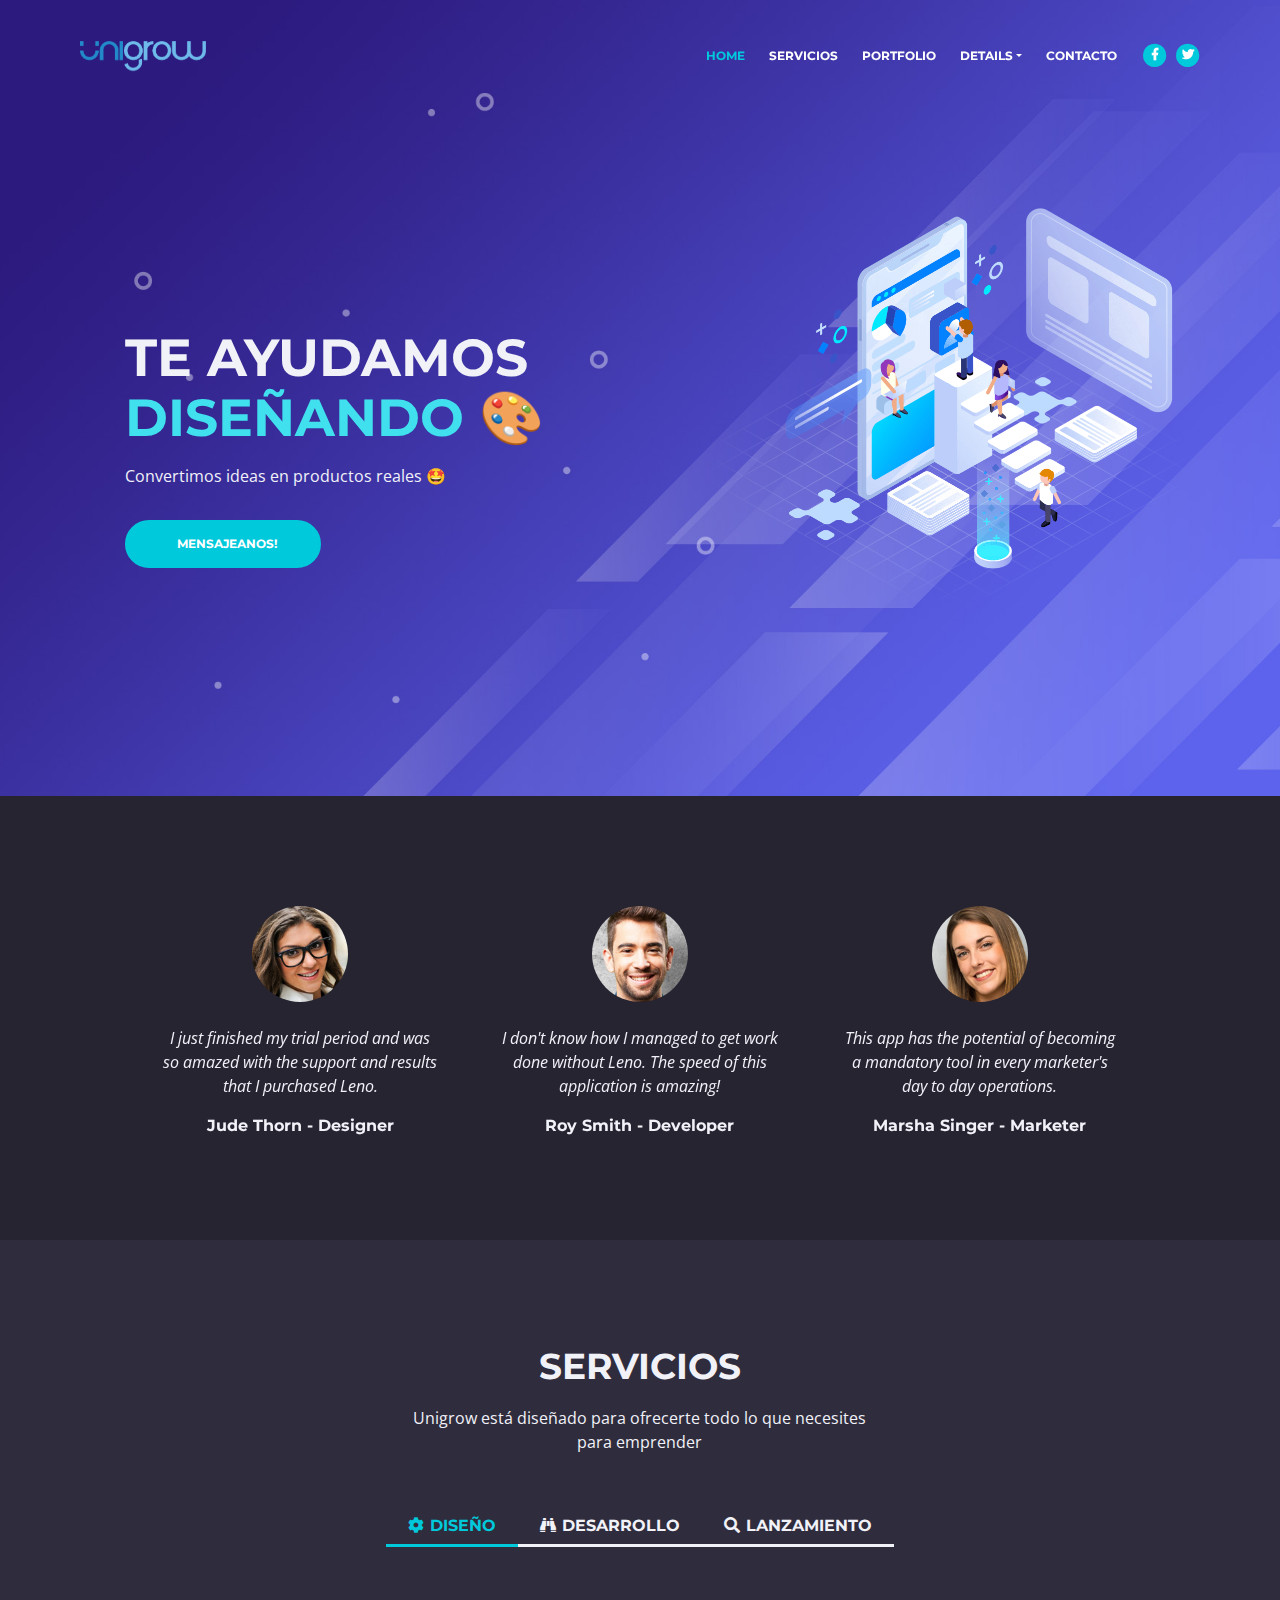
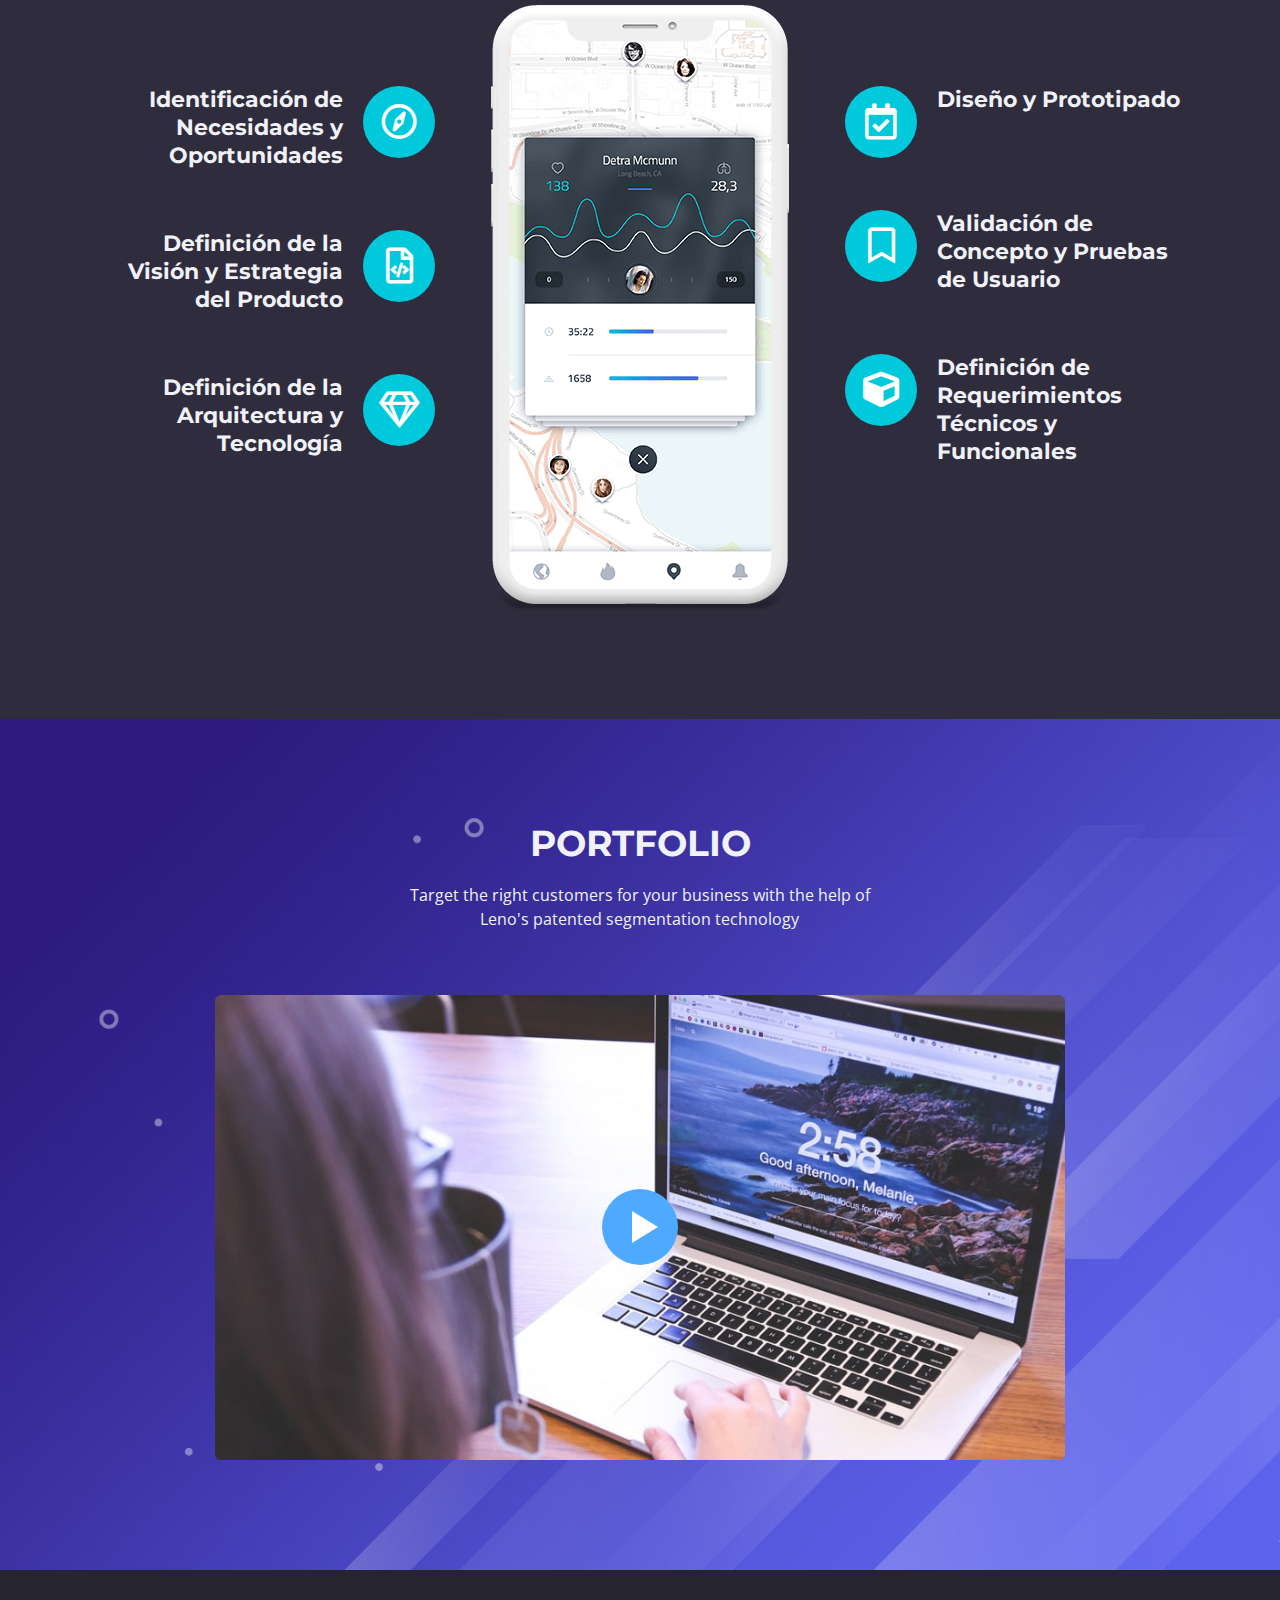
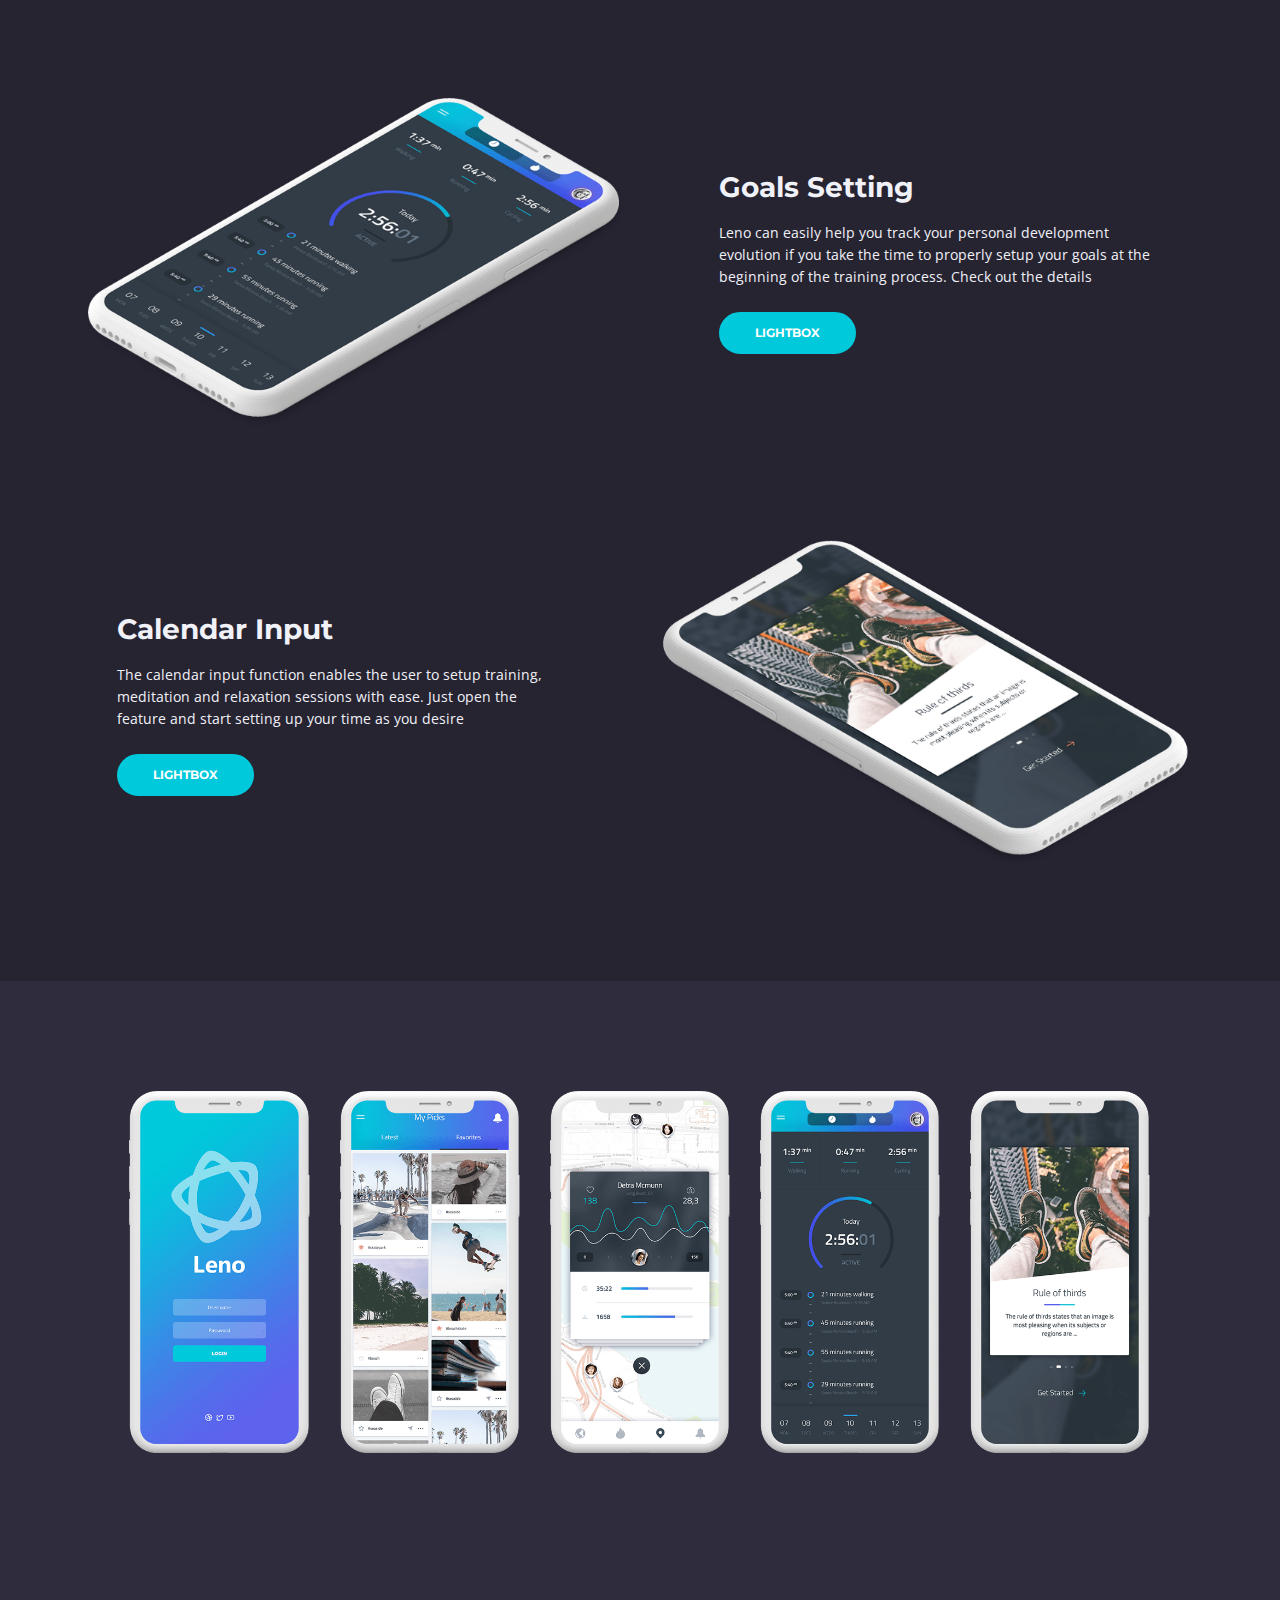
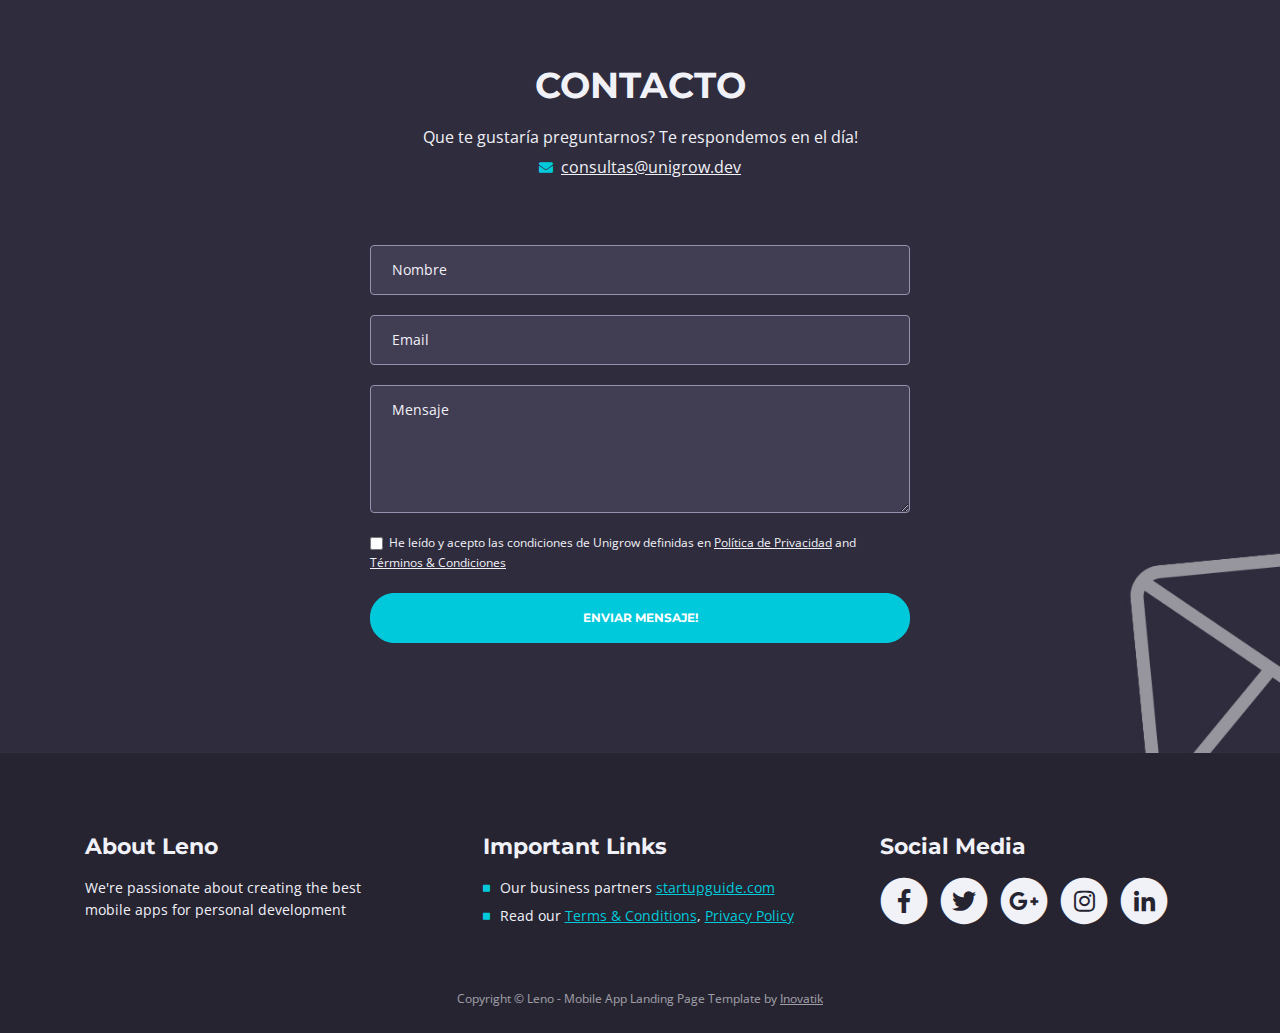
<file: index.html>
<!DOCTYPE html>
<html lang="es">
<head>
    <meta charset="utf-8">
    <meta name="viewport" content="width=device-width, initial-scale=1, shrink-to-fit=no">
    
    <!-- SEO Meta Tags -->
    <meta name="description" content="Servicios digitales para emprendedores">
    <meta name="author" content="Unigrow">

    <!-- OG Meta Tags to improve the way the post looks when you share the page on LinkedIn, Facebook, Google+ -->
	<meta property="og:site_name" content="Unigrow" /> <!-- website name -->
	<meta property="og:site" content="https://www.unigrow.dev" /> <!-- website link -->
	<meta property="og:title" content="Unigrow"/> <!-- title shown in the actual shared post -->
	<meta property="og:description" content="Unigrow convierte ideas en productos reales" /> <!-- description shown in the actual shared post -->
	<meta property="og:image" content="./images/favicon.png" /> <!-- image link, make sure it's jpg -->
	<meta property="og:url" content="" /> <!-- where do you want your post to link to -->
	<meta property="og:type" content="article" />

    <!-- Website Title -->
    <title>Unigrow</title>
    
    <!-- Styles -->
    <link href="https://fonts.googleapis.com/css?family=Montserrat:400,600,700" rel="stylesheet">
    <link href="https://fonts.googleapis.com/css?family=Open+Sans:400,400i,700,700i" rel="stylesheet">
    <link href="css/bootstrap.css" rel="stylesheet">
    <link href="css/fontawesome-all.css" rel="stylesheet">
    <link href="css/swiper.css" rel="stylesheet">
	<link href="css/magnific-popup.css" rel="stylesheet">
	<link href="css/styles.css" rel="stylesheet">
	
	<!-- Favicon  -->
    <link rel="icon" href="images/favicon.png">
</head>
<body data-spy="scroll" data-target=".fixed-top">
    
    <!-- Preloader -->
	<div class="spinner-wrapper">
        <div class="spinner">
            <div class="bounce1"></div>
            <div class="bounce2"></div>
            <div class="bounce3"></div>
        </div>
    </div>
    <!-- end of preloader -->
    

    <!-- Navbar -->
    <nav class="navbar navbar-expand-md navbar-dark navbar-custom fixed-top">
        <!-- Text Logo - Use this if you don't have a graphic logo -->
        <!-- <a class="navbar-brand logo-text page-scroll" href="index.html">Leno</a> -->

        <!-- Image Logo -->
        <a class="navbar-brand logo-image" href="index.html"><img src="images/logotype.png" alt="alternative"></a> 
        
        <!-- Mobile Menu Toggle Button -->
        <button class="navbar-toggler" type="button" data-toggle="collapse" data-target="#navbarsExampleDefault" aria-controls="navbarsExampleDefault" aria-expanded="false" aria-label="Toggle navigation">
            <span class="navbar-toggler-awesome fas fa-bars"></span>
            <span class="navbar-toggler-awesome fas fa-times"></span>
        </button>
        <!-- end of mobile menu toggle button -->

        <div class="collapse navbar-collapse" id="navbarsExampleDefault">
            <ul class="navbar-nav ml-auto">
                <li class="nav-item">
                    <a class="nav-link page-scroll" href="#header">HOME<span class="sr-only">(current)</span></a>
                </li>
                <li class="nav-item">
                    <a class="nav-link page-scroll" href="#services">SERVICIOS</a>
                </li>
                <li class="nav-item">
                    <a class="nav-link page-scroll" href="#portfolio">PORTFOLIO</a>
                </li>

                <!-- Dropdown Menu -->          
                <li class="nav-item dropdown">
                    <a class="nav-link dropdown-toggle page-scroll" href="#details" id="navbarDropdown" role="button" aria-haspopup="true" aria-expanded="false">DETAILS</a>
                    <div class="dropdown-menu" aria-labelledby="navbarDropdown">
                        <a class="dropdown-item" href="terms-conditions.html"><span class="item-text">TÉRMINOS & CONDICIONES</span></a>
                        <div class="dropdown-items-divide-hr"></div>
                        <a class="dropdown-item" href="privacy-policy.html"><span class="item-text">POLÍTICA DE PRIVACIDAD</span></a>
                    </div>
                </li>
                <!-- end of dropdown menu -->

                <li class="nav-item">
                    <a class="nav-link page-scroll" href="#contact">CONTACTO</a>
                </li>
            </ul>
            <span class="nav-item social-icons">
                <span class="fa-stack">
                    <a href="#your-link">
                        <i class="fas fa-circle fa-stack-2x"></i>
                        <i class="fab fa-facebook-f fa-stack-1x"></i>
                    </a>
                </span>
                <span class="fa-stack">
                    <a href="#your-link">
                        <i class="fas fa-circle fa-stack-2x"></i>
                        <i class="fab fa-twitter fa-stack-1x"></i>
                    </a>
                </span>
            </span>
        </div>
    </nav> <!-- end of navbar -->
    <!-- end of navbar -->


    <!-- Header -->
    <header id="header" class="header">
        <div class="header-content">
            <div class="container">
                <div class="row">
                    <div class="col-lg-6">
                        <div class="text-container">
                            <h1>TE AYUDAMOS<br><span id="js-rotating">DISEÑANDO 🎨,DESARROLLANDO 🧑‍💻,LANZANDO 🌎,CRECIENDO 🚀</span></h1>
                            <p class="p-large">Convertimos ideas en productos reales 🤩</p>
                            <!-- <a class="btn-solid-lg page-scroll" href="#your-link"><i class="fab fa-apple"></i>APP STORE</a> -->
                            <a class="btn-solid-lg page-scroll" href="#contact"><i class="fab fa-binoculars"></i>MENSAJEANOS!</a>
                        </div>
                    </div> <!-- end of col -->
                    <div class="col-lg-6">
                        <div class="image-container">
                            <img class="img-fluid" src="images/intro.png" alt="Illustration about people working on digital products">
                        </div> <!-- end of image-container -->
                    </div> <!-- end of col -->
                </div> <!-- end of row -->
            </div> <!-- end of container -->
        </div> <!-- end of header-content -->
    </header> <!-- end of header -->
    <!-- end of header -->

    <!-- Testimonials -->
    <div class="slider-1">
        <div class="container">
            <div class="row">
                <div class="col-lg-12">

                    <!-- Card Slider -->
                    <div class="slider-container">
                        <div class="swiper-container card-slider">
                            <div class="swiper-wrapper">
                                
                                <!-- Slide -->
                                <div class="swiper-slide">
                                    <div class="card">
                                        <img class="card-image" src="images/testimonial-1.jpg" alt="alternative">
                                        <div class="card-body">
                                            <p class="testimonial-text">I just finished my trial period and was so amazed with the support and results that I purchased Leno.</p>
                                            <p class="testimonial-author">Jude Thorn - Designer</p>
                                        </div>
                                    </div>
                                </div> <!-- end of swiper-slide -->
                                <!-- end of slide -->
        
                                <!-- Slide -->
                                <div class="swiper-slide">
                                    <div class="card">
                                        <img class="card-image" src="images/testimonial-2.jpg" alt="alternative">
                                        <div class="card-body">
                                            <p class="testimonial-text">I don't know how I managed to get work done without Leno. The speed of this application is amazing!</p>
                                            <p class="testimonial-author">Roy Smith - Developer</p>
                                        </div>
                                    </div>        
                                </div> <!-- end of swiper-slide -->
                                <!-- end of slide -->
        
                                <!-- Slide -->
                                <div class="swiper-slide">
                                    <div class="card">
                                        <img class="card-image" src="images/testimonial-3.jpg" alt="alternative">
                                        <div class="card-body">
                                            <p class="testimonial-text">This app has the potential of becoming a mandatory tool in every marketer's day to day operations.</p>
                                            <p class="testimonial-author">Marsha Singer - Marketer</p>
                                        </div>
                                    </div>        
                                </div> <!-- end of swiper-slide -->
                                <!-- end of slide -->
        
                                <!-- Slide -->
                                <div class="swiper-slide">
                                    <div class="card">
                                        <img class="card-image" src="images/testimonial-4.jpg" alt="alternative">
                                        <div class="card-body">
                                            <p class="testimonial-text">Searching for a great marketing automation app was difficult but thankfully I found Leno.</p>
                                            <p class="testimonial-author">Tim Shaw - Designer</p>
                                        </div>
                                    </div>
                                </div> <!-- end of swiper-slide -->
                                <!-- end of slide -->
        
                                <!-- Slide -->
                                <div class="swiper-slide">
                                    <div class="card">
                                        <img class="card-image" src="images/testimonial-5.jpg" alt="alternative">
                                        <div class="card-body">
                                            <p class="testimonial-text">Leno's support team is amazing. They've helped me with some issues and I am so grateful to them.</p>
                                            <p class="testimonial-author">Lindsay Spice - Marketer</p>
                                        </div>
                                    </div>        
                                </div> <!-- end of swiper-slide -->
                                <!-- end of slide -->
        
                                <!-- Slide -->
                                <div class="swiper-slide">
                                    <div class="card">
                                        <img class="card-image" src="images/testimonial-6.jpg" alt="alternative">
                                        <div class="card-body">
                                            <p class="testimonial-text">Who would have thought that Leno can provide such amazing results in just a few weeks of use</p>
                                            <p class="testimonial-author">Ann Black - Developer</p>
                                        </div>
                                    </div>        
                                </div> <!-- end of swiper-slide -->
                                <!-- end of slide -->
                            
                            </div> <!-- end of swiper-wrapper -->
        
                            <!-- Add Arrows -->
                            <div class="swiper-button-next"></div>
                            <div class="swiper-button-prev"></div>
                            <!-- end of add arrows -->
        
                        </div> <!-- end of swiper-container -->
                    </div> <!-- end of slider-container -->
                    <!-- end of card slider -->

                </div> <!-- end of col -->
            </div> <!-- end of row -->
        </div> <!-- end of container -->
    </div> <!-- end of slider-1 -->
    <!-- end of testimonials -->
    

    <!-- Services -->
    <div id="services" class="tabs">
        <div class="container">
            <div class="row">
                <div class="col-lg-12">
                    <h2>SERVICIOS</h2>
                    <div class="p-heading p-large">Unigrow está diseñado para ofrecerte todo lo que necesites para emprender</div>
                </div> <!-- end of col -->
            </div> <!-- end of row -->
            <div class="row">

                <!-- Tabs Links -->
                <ul class="nav nav-tabs" id="lenoTabs" role="tablist">
                    <li class="nav-item">
                        <a class="nav-link active" id="nav-tab-1" data-toggle="tab" href="#tab-1" role="tab" aria-controls="tab-1" aria-selected="true"><i class="fas fa-cog"></i>DISEÑO</a>
                    </li>
                    <li class="nav-item">
                        <a class="nav-link" id="nav-tab-2" data-toggle="tab" href="#tab-2" role="tab" aria-controls="tab-2" aria-selected="false"><i class="fas fa-binoculars"></i>DESARROLLO</a>
                    </li>
                    <li class="nav-item">
                        <a class="nav-link" id="nav-tab-3" data-toggle="tab" href="#tab-3" role="tab" aria-controls="tab-3" aria-selected="false"><i class="fas fa-search"></i>LANZAMIENTO</a>
                    </li>
                </ul>
                <!-- end of tabs links -->


                <!-- Tabs Content-->
                <div class="tab-content" id="lenoTabsContent">
                    
                    <!-- Tab -->
                    <div class="tab-pane fade show active" id="tab-1" role="tabpanel" aria-labelledby="tab-1">
                        <div class="container">
                            <div class="row">
                                
                                <!-- Icon Cards Pane -->
                                <div class="col-lg-4">
                                    <div class="card left-pane first">
                                        <div class="card-body">
                                            <div class="text-wrapper">
                                                <h4 class="card-title">Identificación de Necesidades y Oportunidades</h4>
                                                <!-- <p>Like any self improving process, everything starts with setting your goals and committing to them</p> -->
                                            </div>
                                            <div class="card-icon">
                                                <i class="far fa-compass"></i>
                                            </div>
                                        </div>
                                    </div>
                                    <div class="card left-pane">
                                        <div class="card-body">
                                            <div class="text-wrapper">
                                                <h4 class="card-title">Definición de la Visión y Estrategia del Producto</h4>
                                                <!-- <p>Leno provides a well designed and ergonomic visual editor for you to edit your notes and input data</p> -->
                                            </div>
                                            <div class="card-icon">
                                                <i class="far fa-file-code"></i>
                                            </div>
                                        </div>
                                    </div>
                                    <div class="card left-pane">
                                        <div class="card-body">
                                            <div class="text-wrapper">
                                                <h4 class="card-title">Definición de la Arquitectura y Tecnología</h4>
                                                <!-- <p>Each option packaged in the app's menus is provided in order to improve your personal development status</p> -->
                                            </div>
                                            <div class="card-icon">
                                                <i class="far fa-gem"></i>
                                            </div>
                                        </div>
                                    </div>
                                </div>
                                <!-- end of icon cards pane -->

                                <!-- Image Pane -->
                                <div class="col-lg-4">
                                    <img class="img-fluid" src="images/features-iphone-1.png" alt="alternative">
                                </div>
                                <!-- end of image pane -->
                                
                                <!-- Icon Cards Pane -->
                                <div class="col-lg-4">
                                    <div class="card right-pane first">
                                        <div class="card-body">
                                            <div class="card-icon">
                                                <i class="far fa-calendar-check"></i>
                                            </div>
                                            <div class="text-wrapper">
                                                <h4 class="card-title">Diseño y Prototipado</h4>
                                                <!-- <p>Schedule your appointments, meetings and periodical evaluations using the provided in-app calendar option</p> -->
                                            </div>
                                        </div>
                                    </div>
                                    <div class="card right-pane">
                                        <div class="card-body">
                                            <div class="card-icon">
                                                <i class="far fa-bookmark"></i>
                                            </div>
                                            <div class="text-wrapper">
                                                <h4 class="card-title">Validación de Concepto y Pruebas de Usuario</h4>
                                                <!-- <p>Reading focus mode for long form articles, ebooks and other materials which involve large text areas</p> -->
                                            </div>
                                        </div>
                                    </div>
                                    <div class="card right-pane">
                                        <div class="card-body">
                                            <div class="card-icon">
                                                <i class="fas fa-cube"></i>
                                            </div>
                                            <div class="text-wrapper">
                                                <h4 class="card-title">Definición de Requerimientos Técnicos y Funcionales</h4>
                                                <!-- <p>Get a solid foundation for your self development efforts. Try Leno mobile app for any mobile platform</p> -->
                                            </div>
                                        </div>
                                    </div>
                                </div>
                                <!-- end of icon cards pane -->

                            </div> <!-- end of row -->
                        </div> <!-- end of container -->
                    </div> <!-- end of tab-pane -->
                    <!-- end of tab -->

                    <!-- Tab -->
                    <div class="tab-pane fade" id="tab-2" role="tabpanel" aria-labelledby="tab-2">
                        <div class="container">
                            <div class="row">

                                <!-- Image Pane -->
                                <div class="col-md-4">
                                    <img class="img-fluid" src="images/features-iphone-2.png" alt="alternative">
                                </div>
                                <!-- end of image pane -->
                                
                                <!-- Text And Icon Cards Area -->
                                <div class="col-md-8">
                                    <div class="text-area">
                                        <h3>Transformamos tu idea en un producto real</h3>
                                        <!-- <p>Desarrollamos tu producto end to end</p> -->
                                    </div> <!-- end of text-area -->
                                    
                                    <div class="icon-cards-area">
                                            <div class="card">
                                                <div class="card-icon">
                                                    <i class="fas fa-cube"></i>
                                                </div>
                                                <div class="card-body">
                                                    <h4 class="card-title">Diseño de arquitectura</h4>
                                                    <!-- <p>Get a solid foundation for your self development efforts. Try Leno mobile app for any mobile platform</p> -->
                                                </div>
                                            </div>
                                            <div class="card">
                                                <div class="card-icon">
                                                    <i class="far fa-bookmark"></i>
                                                </div>
                                                <div class="card-body">
                                                    <h4 class="card-title">Implementación con altos estándares</h4>
                                                    <!-- <p>Reading focus mode for long form articles, ebooks and other materials which involve large text areas</p> -->
                                                </div>
                                            </div>
                                            <div class="card">
                                                <div class="card-icon">
                                                    <i class="far fa-calendar-check"></i>
                                                </div>
                                                <div class="card-body">
                                                    <h4 class="card-title">Demos incrementales</h4>
                                                    <!-- <p>Schedule your appointments, meetings and periodical evaluations using the provided in-app calendar option</p> -->
                                                </div>
                                            </div>
                                            <div class="card">
                                                <div class="card-icon">
                                                    <i class="far fa-file-code"></i>
                                                </div>
                                                <div class="card-body">
                                                    <h4 class="card-title">Control de calidad</h4>
                                                    <!-- <p>Leno provides a well designed and ergonomic visual editor for you to edit your notes and input data</p> -->
                                                </div>
                                            </div>
                                    </div> <!-- end of icon cards area -->
                                </div> <!-- end of col-md-8 -->
                                <!-- end of text and icon cards area -->

                            </div> <!-- end of row -->
                        </div> <!-- end of container -->
                    </div> <!-- end of tab-pane -->
                    <!-- end of tab -->

                    <!-- Tab -->
                    <div class="tab-pane fade" id="tab-3" role="tabpanel" aria-labelledby="tab-3">
                        <div class="container">
                            <div class="row">

                                <!-- Text And Icon Cards Area -->
                                <div class="col-md-8">
                                    <div class="icon-cards-area">
                                        <div class="card">
                                            <div class="card-icon">
                                                <i class="far fa-calendar-check"></i>
                                            </div>
                                            <div class="card-body">
                                                <h4 class="card-title">Preparación y Configuración de la Infraestructura</h4>
                                                <!-- <p>Schedule your appointments, meetings and periodical evaluations using the provided in-app calendar option</p> -->
                                            </div>
                                        </div>
                                        <div class="card">
                                            <div class="card-icon">
                                                <i class="far fa-file-code"></i>
                                            </div>
                                            <div class="card-body">
                                                <h4 class="card-title">Monitoreo Post-Lanzamiento</h4>
                                                <!-- <p>Leno provides a well designed and ergonomic visual editor for you to edit your notes and input data</p> -->
                                            </div>
                                        </div>
                                        <div class="card">
                                            <div class="card-icon">
                                                <i class="fas fa-cube"></i>
                                            </div>
                                            <div class="card-body">
                                                <h4 class="card-title">Métricas de usabilidad</h4>
                                                <p>Get a solid foundation for your self development efforts. Try Leno mobile app for any mobile platform</p>
                                            </div>
                                        </div>
                                        <div class="card">
                                            <div class="card-icon">
                                                <i class="far fa-bookmark"></i>
                                            </div>
                                            <div class="card-body">
                                                <h4 class="card-title">Soporte</h4>
                                                <!-- <p>Reading focus mode for long form articles, ebooks and other materials which involve large text areas</p> -->
                                            </div>
                                        </div>
                                    </div> <!-- end of icon cards area -->
                                    
                                    <div class="text-area">
                                        <h3>Lanzamos tu producto para que comiences a comercializarlo</h3>
                                        <!-- <p>Monitor the evolution of your finances and health state using tools integrated in Leno. The generated real time reports can be filtered based on any <a class="turquoise" href="#your-link">desired criteria</a>.</p> -->
                                    </div> <!-- end of text-area -->
                                </div> <!-- end of col-md-8 -->
                                <!-- end of text and icon cards area -->

                                <!-- Image Pane -->
                                <div class="col-md-4">
                                    <img class="img-fluid" src="images/features-iphone-3.png" alt="alternative">
                                </div>
                                <!-- end of image pane -->
                                    
                            </div> <!-- end of row -->
                        </div> <!-- end of container -->
                    </div><!-- end of tab-pane -->
                    <!-- end of tab -->

                </div> <!-- end of tab-content -->
                <!-- end of tabs content -->

            </div> <!-- end of row --> 
        </div> <!-- end of container --> 
    </div> <!-- end of tabs -->
    <!-- end of features -->


    <!-- Video -->
    <div id="portfolio" class="basic-1">
        <div class="container">
            <div class="row">
                <div class="col-lg-12">
                    <h2>PORTFOLIO</h2>
                    <div class="p-heading p-large">Target the right customers for your business with the help of Leno's patented segmentation technology</div>
                </div> <!-- end of col -->
            </div> <!-- end of row -->
            <div class="row">
                <div class="col-lg-12">

                    <!-- Video Preview -->
                    <div class="image-container">
                        <div class="video-wrapper">
                            <a class="popup-youtube" href="https://www.youtube.com/watch?v=fLCjQJCekTs" data-effect="fadeIn">
                                <img class="img-fluid" src="images/video-frame.jpg" alt="alternative">
                                <span class="video-play-button">
                                    <span></span>
                                </span>
                            </a>
                        </div> <!-- end of video-wrapper -->
                    </div> <!-- end of image-container -->
                    <!-- end of video preview -->

                </div> <!-- end of col -->
            </div> <!-- end of row -->
        </div> <!-- end of container -->
    </div> <!-- end of basic-1 -->
    <!-- end of video -->


    <!-- Details 1 -->
    <div id="details" class="basic-2">
        <div class="container">
            <div class="row">
                <div class="col-lg-6">
                    <img class="img-fluid" src="images/details-1-iphone.png" alt="alternative">
                </div> <!-- end of col -->
                <div class="col-lg-6">
                    <div class="text-container">
                        <h3>Goals Setting</h3>
                        <p>Leno can easily help you track your personal development evolution if you take the time to properly setup your goals at the beginning of the training process. Check out the details</p>
                        <a class="btn-solid-reg popup-with-move-anim" href="#details-lightbox-1">LIGHTBOX</a>
                    </div> <!-- end of text-container -->
                </div> <!-- end of col -->
            </div> <!-- end of row -->
        </div> <!-- end of container -->
    </div> <!-- end of basic-2 -->
    <!-- end of details 1 -->


    <!-- Details 2 -->
    <div class="basic-3">
        <div class="second">
            <div class="container">
                <div class="row">
                    <div class="col-lg-6">
                        <div class="text-container">
                            <h3>Calendar Input</h3>
                            <p>The calendar input function enables the user to setup training, meditation and relaxation sessions with ease. Just open the feature and start setting up your time as you desire</p>
                            <a class="btn-solid-reg popup-with-move-anim" href="#details-lightbox-2">LIGHTBOX</a>
                        </div> <!-- end of text-container -->
                    </div> <!-- end of col -->
                    <div class="col-lg-6">
                        <img class="img-fluid" src="images/details-2-iphone.png" alt="alternative">
                    </div> <!-- end of col -->
                </div> <!-- end of row -->
            </div> <!-- end of container -->
        </div> <!-- end of second -->
    </div> <!-- end of basic-3 -->    
    <!-- end of details 2 -->


    <!-- Details Lightboxes -->
	<!-- Lightbox -->
	<div id="details-lightbox-1" class="lightbox-basic zoom-anim-dialog mfp-hide">
		<div class="row">
			<button title="Close (Esc)" type="button" class="mfp-close x-button">×</button>
			<div class="col-lg-6">
				<img class="img-fluid" src="images/details-lightbox-1.png" alt="alternative">
			</div>
			<div class="col-lg-6">
				<h3>Goals Setting</h3>
				<hr>
                <p>Leno can easily help you track your personal development evolution if you take the time to set it up.</p>
                <h4>User Feedback</h4>
                <p>This is a great app which can help you save time and make your live easier. And it will help improve your productivity levels.</p>
                <p>You should definitely give it a try when you need a good app.</p>
				<table>
					<tr><td class="icon-cell"><i class="fas fa-desktop"></i></td><td>Responsive layout</td></tr>
					<tr><td class="icon-cell"><i class="fas fa-bullhorn"></i></td><td>Distinctive CTAs</td></tr>
					<tr><td class="icon-cell"><i class="fas fa-image"></i></td><td>Image gallery slider</td></tr>
					<tr><td class="icon-cell"><i class="fas fa-envelope"></i></td><td>Contact forms</td></tr>
					<tr><td class="icon-cell"><i class="fab fa-font-awesome-flag"></i></td><td>FontAwesome icons</td></tr>
					<tr><td class="icon-cell"><i class="fas fa-code"></i></td><td>Well-structured code</td></tr>
				</table>
				<a class="btn-solid-reg" href="#your-link">DETAILS</a> <a class="btn-outline-reg mfp-close as-button" href="#details">BACK</a> 
			</div>
		</div> <!-- end of row -->
    </div> <!-- end of lightbox-basic -->
    <!-- end of lightbox -->
    
    <!-- Lightbox -->
    <div id="details-lightbox-2" class="lightbox-basic zoom-anim-dialog mfp-hide">
		<div class="row">
			<button title="Close (Esc)" type="button" class="mfp-close x-button">×</button>
			<div class="col-lg-6">
				<img class="img-fluid" src="images/details-lightbox-2.png" alt="alternative">
			</div>
			<div class="col-lg-6">
				<h3>Calendar Input</h3>
				<hr>
                <p>The calendar input function enables the user to setup training, meditation and relaxation sessions with ease.</p>
                <h4>User Feedback</h4>
                <p>This is a great app which can help you save time and make your live easier. And it will help improve your productivity levels.</p>
                <p>You should definitely give it a try when you need a good app.</p>
				<table>
					<tr><td class="icon-cell"><i class="fas fa-desktop"></i></td><td>Responsive layout</td></tr>
					<tr><td class="icon-cell"><i class="fas fa-bullhorn"></i></td><td>Distinctive CTAs</td></tr>
					<tr><td class="icon-cell"><i class="fas fa-image"></i></td><td>Image gallery slider</td></tr>
					<tr><td class="icon-cell"><i class="fas fa-envelope"></i></td><td>Contact forms</td></tr>
					<tr><td class="icon-cell"><i class="fab fa-font-awesome-flag"></i></td><td>FontAwesome icons</td></tr>
					<tr><td class="icon-cell"><i class="fas fa-code"></i></td><td>Well-structured code</td></tr>
				</table>
				<a class="btn-solid-reg" href="#your-link">DETAILS</a> <a class="btn-outline-reg mfp-close as-button" href="#details">BACK</a>
			</div>
		</div> <!-- end of row -->
    </div> <!-- end of lightbox-basic -->
    <!-- end of lightbox -->
    <!-- end of details lightboxes -->


    <!-- Screenshots -->
    <div class="slider-2">
        <div class="container">
            <div class="row">
                <div class="col-lg-12">
                    
                    <!-- Image Slider -->
                    <div class="slider-container">
                        <div class="swiper-container image-slider">
                            <div class="swiper-wrapper">
                                
                                <!-- Slide -->
                                <div class="swiper-slide">
                                    <a href="images/screenshot-1.png" class="popup-link" data-effect="fadeIn">
                                        <img class="img-fluid" src="images/screenshot-1.png" alt="alternative">
                                    </a>
                                </div>
                                <!-- end of slide -->
                                
                                <!-- Slide -->
                                <div class="swiper-slide">
                                    <a href="images/screenshot-2.png" class="popup-link" data-effect="fadeIn">
                                        <img class="img-fluid" src="images/screenshot-2.png" alt="alternative">
                                    </a>
                                </div>
                                <!-- end of slide -->

                                <!-- Slide -->
                                <div class="swiper-slide">
                                    <a href="images/screenshot-3.png" class="popup-link" data-effect="fadeIn">
                                        <img class="img-fluid" src="images/screenshot-3.png" alt="alternative">
                                    </a>
                                </div>
                                <!-- end of slide -->

                                <!-- Slide -->
                                <div class="swiper-slide">
                                    <a href="images/screenshot-4.png" class="popup-link" data-effect="fadeIn">
                                        <img class="img-fluid" src="images/screenshot-4.png" alt="alternative">
                                    </a>
                                </div>
                                <!-- end of slide -->

                                <!-- Slide -->
                                <div class="swiper-slide">
                                    <a href="images/screenshot-5.png" class="popup-link" data-effect="fadeIn">
                                        <img class="img-fluid" src="images/screenshot-5.png" alt="alternative">
                                    </a>
                                </div>
                                <!-- end of slide -->
                                
                                <!-- Slide -->
                                <div class="swiper-slide">
                                    <a href="images/screenshot-6.png" class="popup-link" data-effect="fadeIn">
                                        <img class="img-fluid" src="images/screenshot-6.png" alt="alternative">
                                    </a>
                                </div>
                                <!-- end of slide -->

                                <!-- Slide -->
                                <div class="swiper-slide">
                                    <a href="images/screenshot-7.png" class="popup-link" data-effect="fadeIn">
                                        <img class="img-fluid" src="images/screenshot-7.png" alt="alternative">
                                    </a>
                                </div>
                                <!-- end of slide -->

                                <!-- Slide -->
                                <div class="swiper-slide">
                                    <a href="images/screenshot-8.png" class="popup-link" data-effect="fadeIn">
                                        <img class="img-fluid" src="images/screenshot-8.png" alt="alternative">
                                    </a>
                                </div>
                                <!-- end of slide -->

                                <!-- Slide -->
                                <div class="swiper-slide">
                                    <a href="images/screenshot-9.png" class="popup-link" data-effect="fadeIn">
                                        <img class="img-fluid" src="images/screenshot-9.png" alt="alternative">
                                    </a>
                                </div>
                                <!-- end of slide -->

                                <!-- Slide -->
                                <div class="swiper-slide">
                                    <a href="images/screenshot-10.png" class="popup-link" data-effect="fadeIn">
                                        <img class="img-fluid" src="images/screenshot-10.png" alt="alternative">
                                    </a>
                                </div>
                                <!-- end of slide -->
                                
                            </div> <!-- end of swiper-wrapper -->

                            <!-- Add Arrows -->
                            <div class="swiper-button-next"></div>
                            <div class="swiper-button-prev"></div>
                            <!-- end of add arrows -->

                        </div> <!-- end of swiper-container -->
                    </div> <!-- end of slider-container -->
                    <!-- end of image slider -->

                </div> <!-- end of col -->
            </div> <!-- end of row -->
        </div> <!-- end of container -->
    </div> <!-- end of slider-2 -->
    <!-- end of screenshots -->


    <!-- Download -->
    <!-- <div class="basic-4">
        <div class="container">
            <div class="row">
                <div class="col-lg-6 col-xl-5">
                    <div class="text-container">
                        <h2>Download <span class="blue">Leno</span></h2>
                        <p class="p-large">Target the right customers for your business with the help of Leno's patented technology and increase conversion figures in less than 2 weeks</p>
                        <a class="btn-solid-lg" href="#your-link"><i class="fab fa-apple"></i>APP STORE</a>
                        <a class="btn-solid-lg" href="#your-link"><i class="fab fa-google-play"></i>PLAY STORE</a>
                    </div>
                </div>
                <div class="col-lg-6 col-xl-7">
                    <div class="image-container">
                        <img class="img-fluid" src="images/download.png" alt="alternative">
                    </div>
                </div>
            </div>
        </div>
    </div> -->
    <!-- end of download -->


    <!-- Statistics -->
    <!-- <div class="counter">
        <div class="container">
            <div class="row">
                <div class="col-lg-12">
                    <div id="counter">
                        <div class="cell">
                            <div class="counter-value number-count" data-count="231">1</div>
                            <p class="counter-info">Happy Users</p>
                        </div>
                        <div class="cell">
                            <div class="counter-value number-count" data-count="85">1</div>
                            <p class="counter-info">Issues Solved</p>
                        </div>
                        <div class="cell">
                            <div class="counter-value number-count" data-count="59">1</div>
                            <p class="counter-info">Good Reviews</p>
                        </div>
                        <div class="cell">
                            <div class="counter-value number-count" data-count="127">1</div>
                            <p class="counter-info">Case Studies</p>
                        </div>
                    </div>
                </div>
            </div>
        </div>
    </div> -->
    <!-- end of statistics -->


    <!-- Contact -->
    <div id="contact" class="form">
        <div class="container">
            <div class="row">
                <div class="col-lg-12">
                    <h2>CONTACTO</h2>
                    <ul class="list-unstyled li-space-lg">
                        <li class="address">Que te gustaría preguntarnos? Te respondemos en el día!</li>
                        <!-- <li><i class="fas fa-map-marker-alt"></i>22 Innovative, San Francisco, CA 94043, US</li>
                        <li><i class="fas fa-phone"></i><a class="blue" href="tel:003024630820">+81 720 2212</a></li> -->
                        <li><i class="fas fa-envelope"></i><a class="blue" href="mailto:consultas@unigrow.dev">consultas@unigrow.dev</a></li>
                    </ul>
                </div> <!-- end of col -->
            </div> <!-- end of row -->
            <div class="row">
                <div class="col-lg-6 offset-lg-3">
                    
                    <!-- Contact Form -->
                    <form id="contactForm" data-toggle="validator" data-focus="false">
                        <div class="form-group">
                            <input type="text" class="form-control-input" id="cname" required>
                            <label class="label-control" for="cname">Nombre</label>
                            <div class="help-block with-errors"></div>
                        </div>
                        <div class="form-group">
                            <input type="email" class="form-control-input" id="cemail" required>
                            <label class="label-control" for="cemail">Email</label>
                            <div class="help-block with-errors"></div>
                        </div>
                        <div class="form-group">
                            <textarea class="form-control-textarea" id="cmessage" required></textarea>
                            <label class="label-control" for="cmessage">Mensaje</label>
                            <div class="help-block with-errors"></div>
                        </div>
                        <div class="form-group checkbox">
                            <input type="checkbox" id="cterms" value="Agreed-to-Terms" required>He leído y acepto las condiciones de Unigrow definidas en <a href="privacy-policy.html">Política de Privacidad</a> and <a href="terms-conditions.html">Términos & Condiciones</a> 
                            <div class="help-block with-errors"></div>
                        </div>
                        <div class="form-group">
                            <button type="submit" class="form-control-submit-button">ENVIAR MENSAJE!</button>
                        </div>
                        <div class="form-message">
                            <div id="cmsgSubmit" class="h3 text-center hidden"></div>
                        </div>
                    </form>
                    <!-- end of contact form -->

                </div> <!-- end of col -->
            </div> <!-- end of row -->
        </div> <!-- end of container -->
    </div> <!-- end of form -->
    <!-- end of contact -->


    <!-- Footer -->
    <div class="footer">
        <div class="container">
            <div class="row">
                <div class="col-md-4">
                    <div class="footer-col">
                        <h4>About Leno</h4>
                        <p>We're passionate about creating the best mobile apps for personal development</p>
                    </div>
                </div> <!-- end of col -->
                <div class="col-md-4">
                    <div class="footer-col middle">
                        <h4>Important Links</h4>
                        <ul class="list-unstyled li-space-lg">
                            <li class="media">
                                <i class="fas fa-square"></i>
                                <div class="media-body">Our business partners <a class="turquoise" href="#your-link">startupguide.com</a></div>
                            </li>
                            <li class="media">
                                <i class="fas fa-square"></i>
                                <div class="media-body">Read our <a class="turquoise" href="terms-conditions.html">Terms & Conditions</a>, <a class="turquoise" href="privacy-policy.html">Privacy Policy</a></div>
                            </li>
                        </ul>
                    </div>
                </div> <!-- end of col -->
                <div class="col-md-4">
                    <div class="footer-col last">
                        <h4>Social Media</h4>
                        <span class="fa-stack">
                            <a href="#your-link">
                                <i class="fas fa-circle fa-stack-2x"></i>
                                <i class="fab fa-facebook-f fa-stack-1x"></i>
                            </a>
                        </span>
                        <span class="fa-stack">
                            <a href="#your-link">
                                <i class="fas fa-circle fa-stack-2x"></i>
                                <i class="fab fa-twitter fa-stack-1x"></i>
                            </a>
                        </span>
                        <span class="fa-stack">
                            <a href="#your-link">
                                <i class="fas fa-circle fa-stack-2x"></i>
                                <i class="fab fa-google-plus-g fa-stack-1x"></i>
                            </a>
                        </span>
                        <span class="fa-stack">
                            <a href="#your-link">
                                <i class="fas fa-circle fa-stack-2x"></i>
                                <i class="fab fa-instagram fa-stack-1x"></i>
                            </a>
                        </span>
                        <span class="fa-stack">
                            <a href="#your-link">
                                <i class="fas fa-circle fa-stack-2x"></i>
                                <i class="fab fa-linkedin-in fa-stack-1x"></i>
                            </a>
                        </span>
                    </div> 
                </div> <!-- end of col -->
            </div> <!-- end of row -->
        </div> <!-- end of container -->
    </div> <!-- end of footer -->  
    <!-- end of footer -->


    <!-- Copyright -->
    <div class="copyright">
        <div class="container">
            <div class="row">
                <div class="col-lg-12">
                    <p class="p-small">Copyright © Leno - Mobile App Landing Page Template by <a href="https://www.inovatik.com">Inovatik</a></p>
                </div> <!-- end of col -->
            </div> <!-- enf of row -->
        </div> <!-- end of container -->
    </div> <!-- end of copyright --> 
    <!-- end of copyright -->
    
    	
    <!-- Scripts -->
    <script src="js/jquery.min.js"></script> <!-- jQuery for Bootstrap's JavaScript plugins -->
    <script src="js/popper.min.js"></script> <!-- Popper tooltip library for Bootstrap -->
    <script src="js/bootstrap.min.js"></script> <!-- Bootstrap framework -->
    <script src="js/jquery.easing.min.js"></script> <!-- jQuery Easing for smooth scrolling between anchors -->
    <script src="js/swiper.min.js"></script> <!-- Swiper for image and text sliders -->
    <script src="js/jquery.magnific-popup.js"></script> <!-- Magnific Popup for lightboxes -->
    <script src="js/morphext.min.js"></script> <!-- Morphtext rotating text in the header -->
    <script src="js/validator.min.js"></script> <!-- Validator.js - Bootstrap plugin that validates forms -->
    <script src="js/scripts.js"></script> <!-- Custom scripts -->
</body>
</html>
</file>
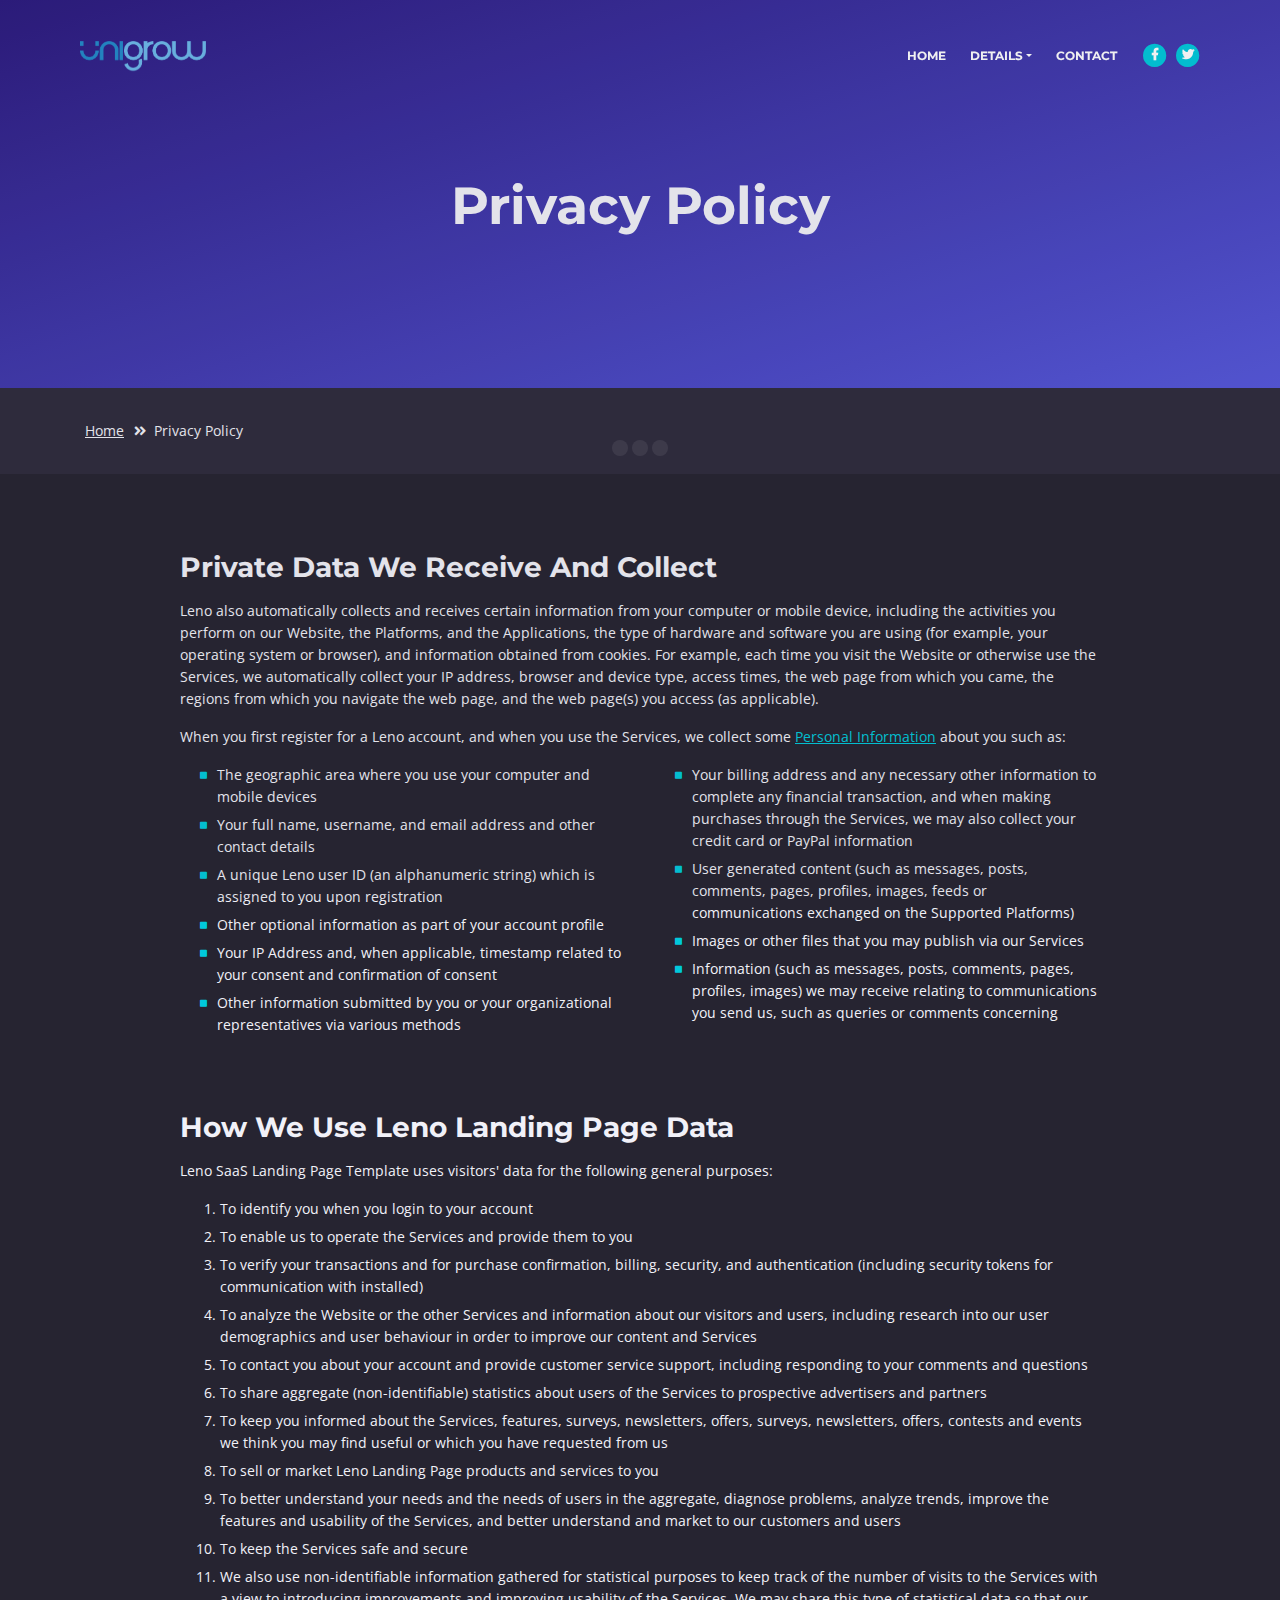
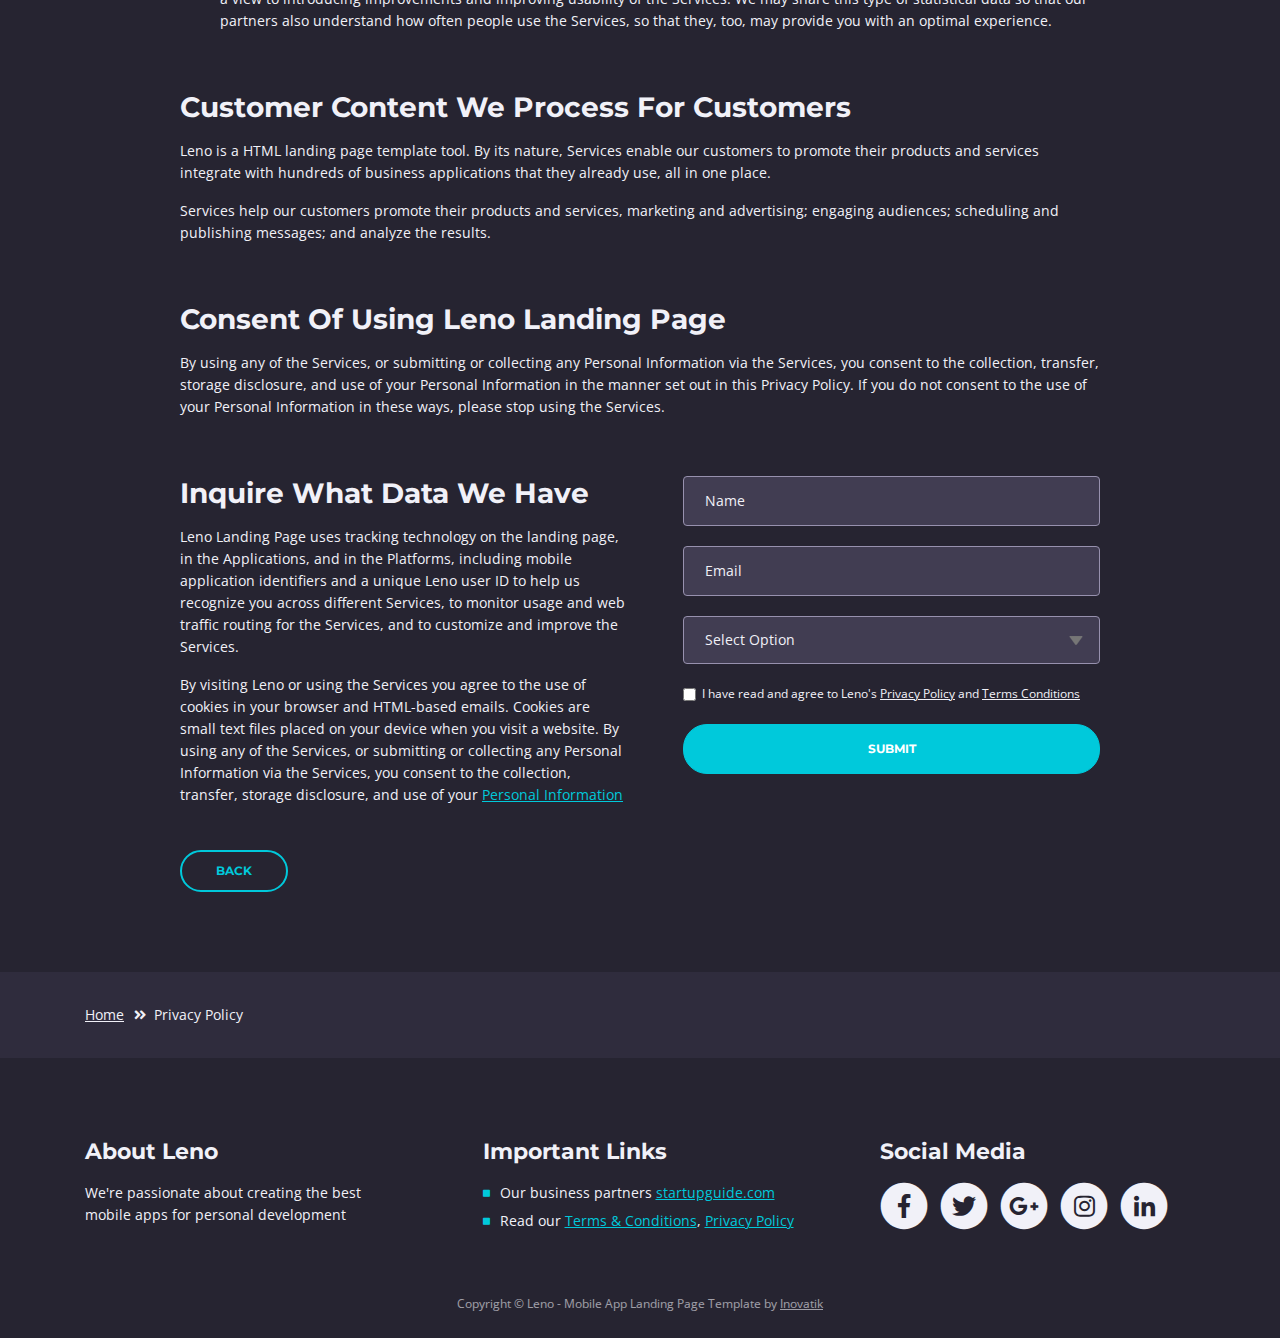
<file: privacy-policy.html>
<!DOCTYPE html>
<html lang="es">
<head>
    <meta charset="utf-8">
    <meta name="viewport" content="width=device-width, initial-scale=1, shrink-to-fit=no">
    
    <!-- SEO Meta Tags -->
    <meta name="description" content="Free mobile app HTML landing page template to help you build a great online presence for your app which will convert visitors into users">
    <meta name="author" content="Inovatik">

    <!-- OG Meta Tags to improve the way the post looks when you share the page on LinkedIn, Facebook, Google+ -->
	<meta property="og:site_name" content="Unigrow" /> <!-- website name -->
	<meta property="og:site" content="https://www.unigrow.dev/website/privacy-policy.html" /> <!-- website link -->
	<meta property="og:title" content="Unigrow"/> <!-- title shown in the actual shared post -->
	<meta property="og:description" content="Unigrow convierte ideas en productos reales" /> <!-- description shown in the actual shared post -->
	<meta property="og:image" content="./images/favicon.png" /> <!-- image link, make sure it's jpg -->
	<meta property="og:url" content="" /> <!-- where do you want your post to link to -->
	<meta property="og:type" content="article" />

    <!-- Website Title -->
    <title>Unigrow - Política de Privacidad</title>
    
    <!-- Styles -->
    <link href="https://fonts.googleapis.com/css?family=Open+Sans:300,300i,400,400i,600,600i,700,700i" rel="stylesheet">
    <link href="https://fonts.googleapis.com/css?family=Montserrat:600,700" rel="stylesheet">
    <link href="css/bootstrap.css" rel="stylesheet">
    <link href="css/fontawesome-all.css" rel="stylesheet">
    <link href="css/swiper.css" rel="stylesheet">
	<link href="css/magnific-popup.css" rel="stylesheet">
    <link href="css/styles.css" rel="stylesheet">
	
	<!-- Favicon  -->
    <link rel="icon" href="images/favicon.png">
</head>
<body data-spy="scroll" data-target=".fixed-top">
    
    <!-- Preloader -->
	<div class="spinner-wrapper">
        <div class="spinner">
            <div class="bounce1"></div>
            <div class="bounce2"></div>
            <div class="bounce3"></div>
        </div>
    </div>
    <!-- end of preloader -->
    

    <!-- Navbar -->
    <nav class="navbar navbar-expand-md navbar-dark navbar-custom fixed-top">
        <!-- Text Logo - Use this if you don't have a graphic logo -->
        <!-- <a class="navbar-brand logo-text page-scroll" href="index.html">Leno</a> -->

        <!-- Image Logo -->
        <a class="navbar-brand logo-image" href="index.html"><img src="images/logotype.png" alt="alternative"></a> 
        
        <!-- Mobile Menu Toggle Button -->
        <button class="navbar-toggler" type="button" data-toggle="collapse" data-target="#navbarsExampleDefault" aria-controls="navbarsExampleDefault" aria-expanded="false" aria-label="Toggle navigation">
            <span class="navbar-toggler-awesome fas fa-bars"></span>
            <span class="navbar-toggler-awesome fas fa-times"></span>
        </button>
        <!-- end of mobile menu toggle button -->

        <div class="collapse navbar-collapse" id="navbarsExampleDefault">
            <ul class="navbar-nav ml-auto">
                <li class="nav-item">
                    <a class="nav-link page-scroll" href="index.html#header">HOME <span class="sr-only">(current)</span></a>
                </li>
                <!-- <li class="nav-item">
                    <a class="nav-link page-scroll" href="index.html#features">FEATURES</a>
                </li>
                <li class="nav-item">
                    <a class="nav-link page-scroll" href="index.html#preview">PREVIEW</a>
                </li> -->

                <!-- Dropdown Menu -->          
                <li class="nav-item dropdown">
                    <a class="nav-link dropdown-toggle page-scroll" href="index.html#details" id="navbarDropdown" role="button" aria-haspopup="true" aria-expanded="false">DETAILS</a>
                    <div class="dropdown-menu" aria-labelledby="navbarDropdown">
                        <a class="dropdown-item" href="terms-conditions.html"><span class="item-text">TERMS CONDITIONS</span></a>
                        <div class="dropdown-items-divide-hr"></div>
                        <a class="dropdown-item" href="privacy-policy.html"><span class="item-text">PRIVACY POLICY</span></a>
                    </div>
                </li>
                <!-- end of dropdown menu -->

                <li class="nav-item">
                    <a class="nav-link page-scroll" href="index.html#contact">CONTACT</a>
                </li>
            </ul>
            <span class="nav-item social-icons">
                <span class="fa-stack">
                    <a href="#your-link">
                        <i class="fas fa-circle fa-stack-2x"></i>
                        <i class="fab fa-facebook-f fa-stack-1x"></i>
                    </a>
                </span>
                <span class="fa-stack">
                    <a href="#your-link">
                        <i class="fas fa-circle fa-stack-2x"></i>
                        <i class="fab fa-twitter fa-stack-1x"></i>
                    </a>
                </span>
            </span>
        </div>
    </nav> <!-- end of navbar -->
    <!-- end of navbar -->


    <!-- Header -->
    <header id="header" class="ex-header">
        <div class="container">
            <div class="row">
                <div class="col-md-12">
                    <h1>Privacy Policy</h1>
                </div> <!-- end of col -->
            </div> <!-- end of row -->
        </div> <!-- end of container -->
    </header> <!-- end of ex-header -->
    <!-- end of header -->


    <!-- Breadcrumbs -->
    <div class="ex-basic-1">
        <div class="container">
            <div class="row">
                <div class="col-lg-12">
                    <div class="breadcrumbs">
                        <a href="index.html">Home</a><i class="fa fa-angle-double-right"></i><span>Privacy Policy</span>
                    </div> <!-- end of breadcrumbs -->
                </div> <!-- end of col -->
            </div> <!-- end of row -->
        </div> <!-- end of container -->
    </div> <!-- end of ex-basic-1 -->
    <!-- end of breadcrumbs -->


    <!-- Privacy Content -->
    <div class="ex-basic-2">
        <div class="container">
            <div class="row">
                <div class="col-lg-10 offset-lg-1">
                    <div class="text-container">
                        <h3>Private Data We Receive And Collect</h3>
                        <p>Leno also automatically collects and receives certain information from your computer or mobile device, including the activities you perform on our Website, the Platforms, and the Applications, the type of hardware and software you are using (for example, your operating system or browser), and information obtained from cookies. For example, each time you visit the Website or otherwise use the Services, we automatically collect your IP address, browser and device type, access times, the web page from which you came, the regions from which you navigate the web page, and the web page(s) you access (as applicable).</p>
                        <p>When you first register for a Leno account, and when you use the Services, we collect some <a class="turquoise" href="#your-link">Personal Information</a> about you such as:</p>
                        <div class="row">
                            <div class="col-md-6">
                                <ul class="list-unstyled li-space-lg indent">
                                    <li class="media">
                                        <i class="fas fa-square"></i>
                                        <div class="media-body">The geographic area where you use your computer and mobile devices</div>
                                    </li>
                                    <li class="media">
                                        <i class="fas fa-square"></i>
                                        <div class="media-body">Your full name, username, and email address and other contact details</div>
                                    </li>
                                    <li class="media">
                                        <i class="fas fa-square"></i>
                                        <div class="media-body">A unique Leno user ID (an alphanumeric string) which is assigned to you upon registration</div>
                                    </li>
                                    <li class="media">
                                        <i class="fas fa-square"></i>
                                        <div class="media-body">Other optional information as part of your account profile</div>
                                    </li>
                                    <li class="media">
                                        <i class="fas fa-square"></i>
                                        <div class="media-body">Your IP Address and, when applicable, timestamp related to your consent and confirmation of consent</div>
                                    </li>
                                    <li class="media">
                                        <i class="fas fa-square"></i>
                                        <div class="media-body">Other information submitted by you or your organizational representatives via various methods</div>
                                    </li>
                                </ul>
                            </div> <!-- end of col -->

                            <div class="col-md-6">
                                <ul class="list-unstyled li-space-lg indent">
                                    <li class="media">
                                        <i class="fas fa-square"></i>
                                        <div class="media-body">Your billing address and any necessary other information to complete any financial transaction, and when making purchases through the Services, we may also collect your credit card or PayPal information</div>
                                    </li>
                                    <li class="media">
                                        <i class="fas fa-square"></i>
                                        <div class="media-body">User generated content (such as messages, posts, comments, pages, profiles, images, feeds or communications exchanged on the Supported Platforms)</div>
                                    </li>
                                    <li class="media">
                                        <i class="fas fa-square"></i>
                                        <div class="media-body">Images or other files that you may publish via our Services</div>
                                    </li>
                                    <li class="media">
                                        <i class="fas fa-square"></i>
                                        <div class="media-body">Information (such as messages, posts, comments, pages, profiles, images) we may receive relating to communications you send us, such as queries or comments concerning</div>
                                    </li>
                                </ul>
                            </div> <!-- end of col -->
                        </div> <!-- end of row -->
                    </div> <!-- end of text-container-->
                    
                    <div class="text-container">
                        <h3>How We Use Leno Landing Page Data</h3>
                        <p>Leno SaaS Landing Page Template uses visitors' data for the following general purposes:</p>
                        <ol class="li-space-lg">
                            <li>To identify you when you login to your account</li>
                            <li>To enable us to operate the Services and provide them to you</li>
                            <li>To verify your transactions and for purchase confirmation, billing, security, and authentication (including security tokens for communication with installed)</li>
                            <li>To analyze the Website or the other Services and information about our visitors and users, including research into our user demographics and user behaviour in order to improve our content and Services</li>
                            <li>To contact you about your account and provide customer service support, including responding to your comments and questions</li>
                            <li>To share aggregate (non-identifiable) statistics about users of the Services to prospective advertisers and partners</li>
                            <li>To keep you informed about the Services, features, surveys, newsletters, offers, surveys, newsletters, offers, contests and events we think you may find useful or which you have requested from us</li>
                            <li>To sell or market Leno Landing Page products and services to you</li>
                            <li>To better understand your needs and the needs of users in the aggregate, diagnose problems, analyze trends, improve the features and usability of the Services, and better understand and market to our customers and users</li>
                            <li>To keep the Services safe and secure</li>
                            <li>We also use non-identifiable information gathered for statistical purposes to keep track of the number of visits to the Services with a view to introducing improvements and improving usability of the Services. We may share this type of statistical data so that our partners also understand how often people use the Services, so that they, too, may provide you with an optimal experience.</li>
                        </ol>
                    </div> <!-- end of text-container -->

                    <div class="text-container">
                        <h3>Customer Content We Process For Customers</h3>
                        <p>Leno is a HTML landing page template tool. By its nature, Services enable our customers to promote their products and services integrate with hundreds of business applications that they already use, all in one place.</p>
                        <p>Services help our customers promote their products and services, marketing and advertising; engaging audiences; scheduling and publishing messages; and analyze the results.</p>
                    </div> <!-- end of text container -->

                    <div class="text-container">
                        <h3>Consent Of Using Leno Landing Page</h3>
					    <p class="mb-5">By using any of the Services, or submitting or collecting any Personal Information via the Services, you consent to the collection, transfer, storage disclosure, and use of your Personal Information in the manner set out in this Privacy Policy. If you do not consent to the use of your Personal Information in these ways, please stop using the Services.</p>
                    </div> <!-- end of text-container -->
                                       
                    <div class="row">
                        <div class="col-md-6">
                            <div class="text-container last">
                                <h3>Inquire What Data We Have</h3>
                                <p>Leno Landing Page uses tracking technology on the landing page, in the Applications, and in the Platforms, including mobile application identifiers and a unique Leno user ID to help us recognize you across different Services, to monitor usage and web traffic routing for the Services, and to customize and improve the Services.</p>
                                <p> By visiting Leno or using the Services you agree to the use of cookies in your browser and HTML-based emails. Cookies are small text files placed on your device when you visit a website. By using any of the Services, or submitting or collecting any Personal Information via the Services, you consent to the collection, transfer, storage disclosure, and use of your <a class="turquoise" href="#your-link">Personal Information</a></p>
                            </div> <!-- end of text container -->
                        </div> <!-- end of col-->
                        <div class="col-md-6">

                            <!-- Privacy Form -->
                            <div class="form-container">
                                <form id="privacyForm" data-toggle="validator" data-focus="false">
                                    <div class="form-group">
                                        <input type="text" class="form-control-input" id="pname" required>
                                        <label class="label-control" for="pname">Name</label>
                                        <div class="help-block with-errors"></div>
                                    </div>
                                    <div class="form-group">
                                        <input type="email" class="form-control-input" id="pemail" required>
                                        <label class="label-control" for="pemail">Email</label>
                                        <div class="help-block with-errors"></div>
                                    </div>
                                    <div class="form-group">
                                        <select class="form-control-select" id="pselect" required>
                                            <option class="select-option" value="" disabled selected>Select Option</option>
                                            <option class="select-option" value="Delete data">Delete my data</option>
                                            <option class="select-option" value="Show me data">Show me my data</option>
                                        </select>
                                        <div class="help-block with-errors"></div>
                                    </div>
                                    <div class="form-group checkbox">
                                        <input type="checkbox" id="pterms" value="Agreed-to-Terms" required>I have read and agree to Leno's <a href="privacy-policy.html">Privacy Policy</a> and <a href="terms-conditions.html">Terms Conditions</a>
                                        <div class="help-block with-errors"></div>
                                    </div>
                                    <div class="form-group">
                                        <button type="submit" class="form-control-submit-button">SUBMIT</button>
                                    </div>
                                    <div class="form-message">
                                        <div id="pmsgSubmit" class="h3 text-center hidden"></div>
                                    </div>
                                </form>
                            </div> <!-- end of form container -->
                            <!-- end of privacy form -->

                        </div> <!-- end of col--> 
                    </div> <!-- end of row -->
                    <a class="btn-outline-reg back" href="index.html">BACK</a>
                </div> <!-- end of col-->
            </div> <!-- end of row -->
        </div> <!-- end of container -->
    </div> <!-- end of ex-basic-2 -->
    <!-- end of privacy content -->


    <!-- Breadcrumbs -->
    <div class="ex-basic-1">
        <div class="container">
            <div class="row">
                <div class="col-lg-12">
                    <div class="breadcrumbs">
                        <a href="index.html">Home</a><i class="fa fa-angle-double-right"></i><span>Privacy Policy</span>
                    </div> <!-- end of breadcrumbs -->
                </div> <!-- end of col -->
            </div> <!-- end of row -->
        </div> <!-- end of container -->
    </div> <!-- end of ex-basic-1 -->
    <!-- end of breadcrumbs -->

    
    <!-- Footer -->
    <div class="footer">
        <div class="container">
            <div class="row">
                <div class="col-md-4">
                    <div class="footer-col">
                        <h4>About Leno</h4>
                        <p>We're passionate about creating the best mobile apps for personal development</p>
                    </div>
                </div> <!-- end of col -->
                <div class="col-md-4">
                    <div class="footer-col middle">
                        <h4>Important Links</h4>
                        <ul class="list-unstyled li-space-lg">
                            <li class="media">
                                <i class="fas fa-square"></i>
                                <div class="media-body">Our business partners <a class="turquoise" href="#your-link">startupguide.com</a></div>
                            </li>
                            <li class="media">
                                <i class="fas fa-square"></i>
                                <div class="media-body">Read our <a class="turquoise" href="terms-conditions.html">Terms & Conditions</a>, <a class="turquoise" href="privacy-policy.html">Privacy Policy</a></div>
                            </li>
                        </ul>
                    </div>
                </div> <!-- end of col -->
                <div class="col-md-4">
                    <div class="footer-col last">
                        <h4>Social Media</h4>
                        <span class="fa-stack">
                            <a href="#your-link">
                                <i class="fas fa-circle fa-stack-2x"></i>
                                <i class="fab fa-facebook-f fa-stack-1x"></i>
                            </a>
                        </span>
                        <span class="fa-stack">
                            <a href="#your-link">
                                <i class="fas fa-circle fa-stack-2x"></i>
                                <i class="fab fa-twitter fa-stack-1x"></i>
                            </a>
                        </span>
                        <span class="fa-stack">
                            <a href="#your-link">
                                <i class="fas fa-circle fa-stack-2x"></i>
                                <i class="fab fa-google-plus-g fa-stack-1x"></i>
                            </a>
                        </span>
                        <span class="fa-stack">
                            <a href="#your-link">
                                <i class="fas fa-circle fa-stack-2x"></i>
                                <i class="fab fa-instagram fa-stack-1x"></i>
                            </a>
                        </span>
                        <span class="fa-stack">
                            <a href="#your-link">
                                <i class="fas fa-circle fa-stack-2x"></i>
                                <i class="fab fa-linkedin-in fa-stack-1x"></i>
                            </a>
                        </span>
                    </div> 
                </div> <!-- end of col -->
            </div> <!-- end of row -->
        </div> <!-- end of container -->
    </div> <!-- end of footer -->  
    <!-- end of footer -->


    <!-- Copyright -->
    <div class="copyright">
        <div class="container">
            <div class="row">
                <div class="col-lg-12">
                    <p class="p-small">Copyright © Leno - Mobile App Landing Page Template by <a href="https://www.inovatik.com">Inovatik</a></p>
                </div> <!-- end of col -->
            </div> <!-- enf of row -->
        </div> <!-- end of container -->
    </div> <!-- end of copyright --> 
    <!-- end of copyright -->

	
    <!-- Scripts -->
    <script src="js/jquery.min.js"></script> <!-- jQuery for Bootstrap's JavaScript plugins -->
    <script src="js/popper.min.js"></script> <!-- Popper tooltip library for Bootstrap -->
    <script src="js/bootstrap.min.js"></script> <!-- Bootstrap framework -->
    <script src="js/jquery.easing.min.js"></script> <!-- jQuery Easing for smooth scrolling between anchors -->
    <script src="js/swiper.min.js"></script> <!-- Swiper for image and text sliders -->
    <script src="js/jquery.magnific-popup.js"></script> <!-- Magnific Popup for lightboxes -->
    <script src="js/morphext.min.js"></script> <!-- Morphtext rotating text in the header -->
    <script src="js/validator.min.js"></script> <!-- Validator.js - Bootstrap plugin that validates forms -->
    <script src="js/scripts.js"></script> <!-- Custom scripts -->
    
</body>
</html>
</file>
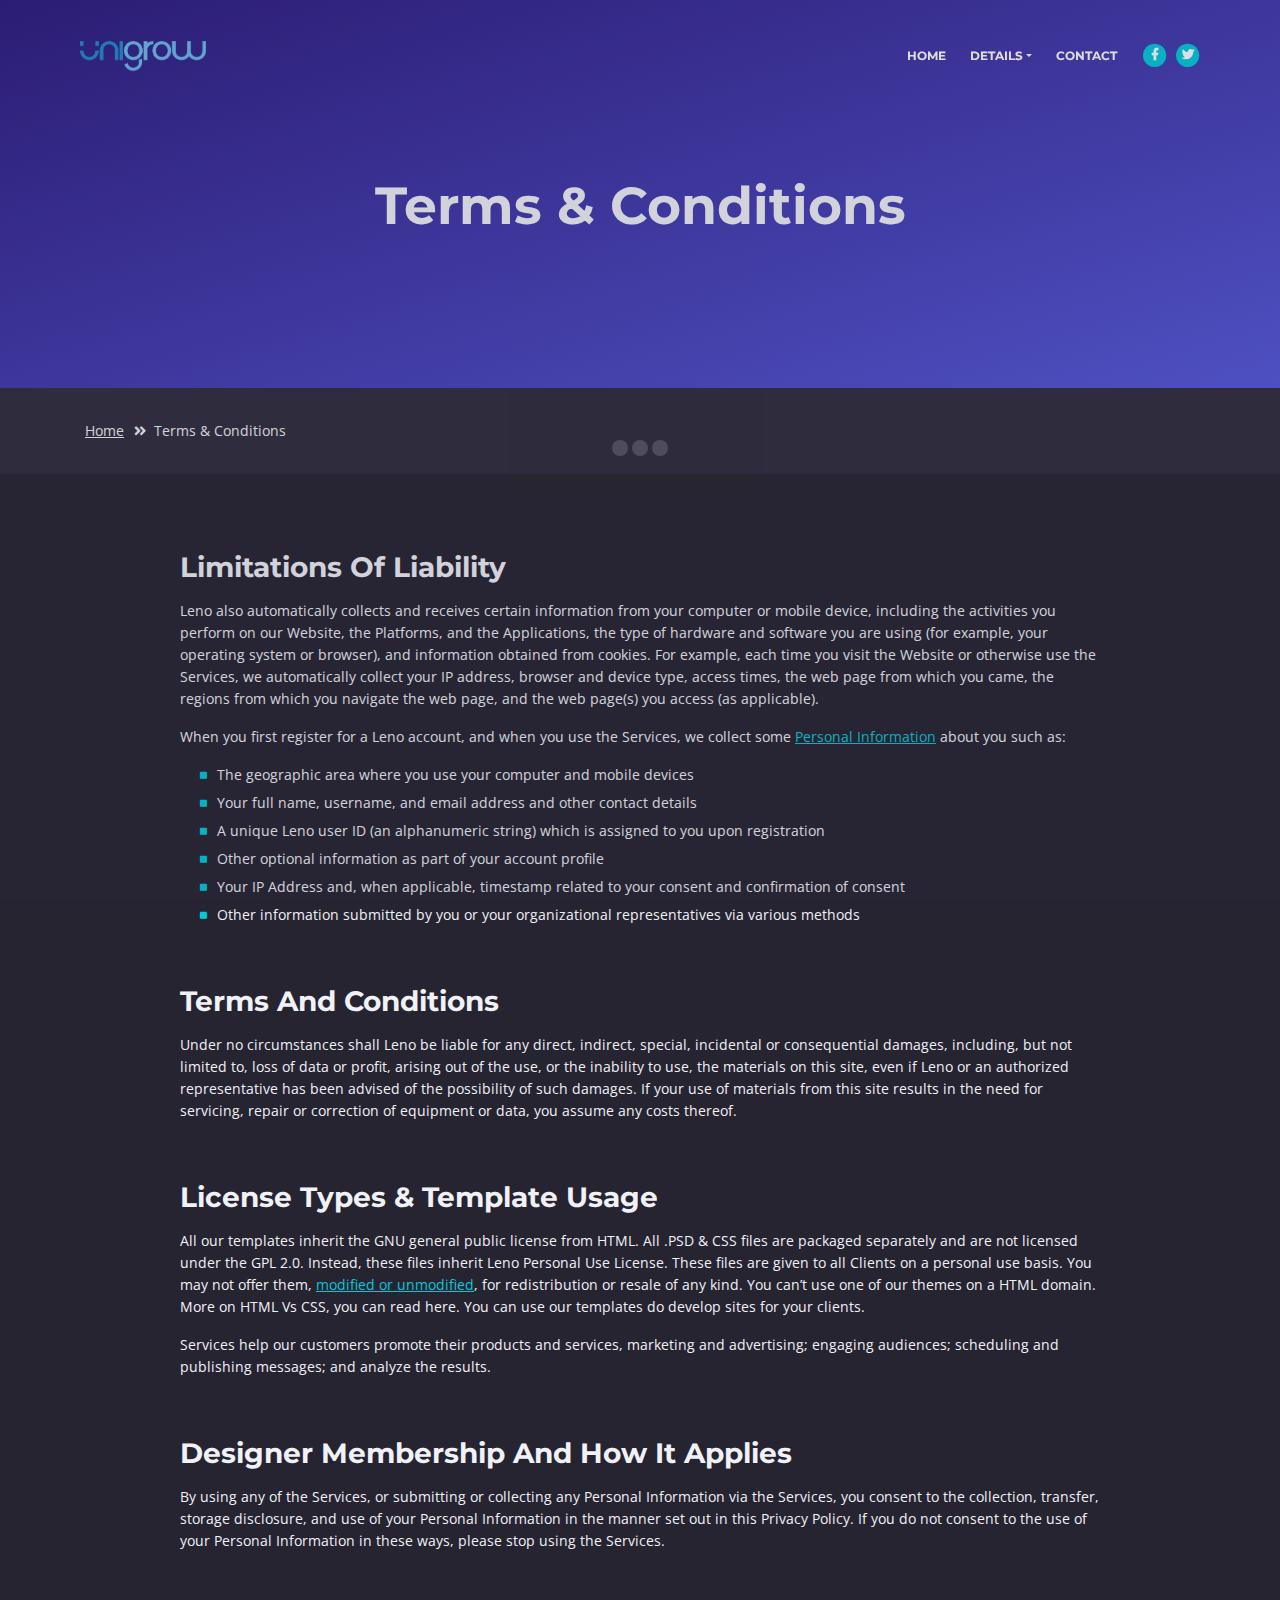
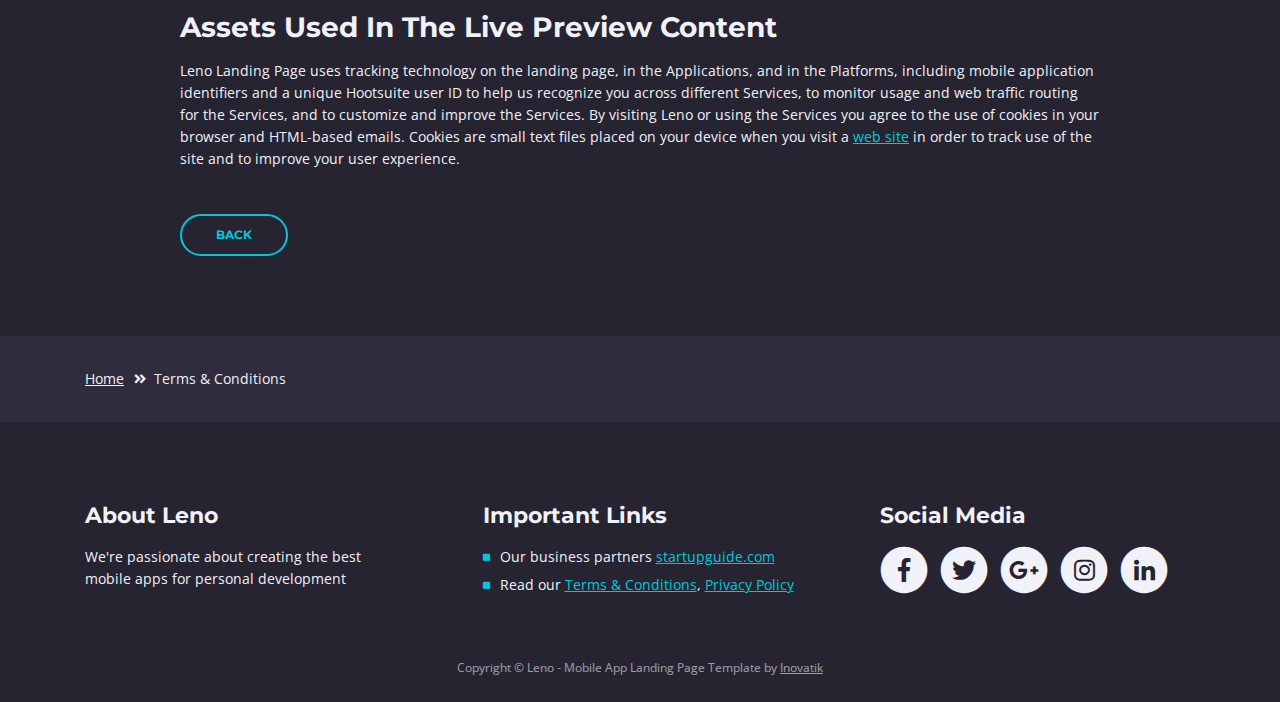
<file: terms-conditions.html>
<!DOCTYPE html>
<html lang="es">
<head>
    <meta charset="utf-8">
    <meta name="viewport" content="width=device-width, initial-scale=1, shrink-to-fit=no">
    
    <!-- SEO Meta Tags -->
    <meta name="description" content="Free mobile app HTML landing page template to help you build a great online presence for your app which will convert visitors into users">
    <meta name="author" content="Inovatik">

    <!-- OG Meta Tags to improve the way the post looks when you share the page on LinkedIn, Facebook, Google+ -->
	<meta property="og:site_name" content="Unigrow" /> <!-- website name -->
	<meta property="og:site" content="https://www.unigrow.dev/website/terms-conditions.html" /> <!-- website link -->
	<meta property="og:title" content="Unigrow"/> <!-- title shown in the actual shared post -->
	<meta property="og:description" content="Unigrow convierte ideas en productos reales" /> <!-- description shown in the actual shared post -->
	<meta property="og:image" content="./images/favicon.png" /> <!-- image link, make sure it's jpg -->
	<meta property="og:url" content="" /> <!-- where do you want your post to link to -->
	<meta property="og:type" content="article" />

    <!-- Website Title -->
    <title>Unigrow - Términos & Condiciones</title>
    
    <!-- Styles -->
    <link href="https://fonts.googleapis.com/css?family=Open+Sans:300,300i,400,400i,600,600i,700,700i" rel="stylesheet">
    <link href="https://fonts.googleapis.com/css?family=Montserrat:600,700" rel="stylesheet">
    <link href="css/bootstrap.css" rel="stylesheet">
    <link href="css/fontawesome-all.css" rel="stylesheet">
    <link href="css/swiper.css" rel="stylesheet">
	<link href="css/magnific-popup.css" rel="stylesheet">
    <link href="css/styles.css" rel="stylesheet">
	
	<!-- Favicon  -->
    <link rel="icon" href="images/favicon.png">
</head>
<body data-spy="scroll" data-target=".fixed-top">
    
    <!-- Preloader -->
	<div class="spinner-wrapper">
        <div class="spinner">
            <div class="bounce1"></div>
            <div class="bounce2"></div>
            <div class="bounce3"></div>
        </div>
    </div>
    <!-- end of preloader -->
    

    <!-- Navbar -->
    <nav class="navbar navbar-expand-md navbar-dark navbar-custom fixed-top">
        <!-- Text Logo - Use this if you don't have a graphic logo -->
        <!-- <a class="navbar-brand logo-text page-scroll" href="index.html">Leno</a> -->

        <!-- Image Logo -->
        <a class="navbar-brand logo-image" href="index.html"><img src="images/logotype.png" alt="alternative"></a> 
        
        <!-- Mobile Menu Toggle Button -->
        <button class="navbar-toggler" type="button" data-toggle="collapse" data-target="#navbarsExampleDefault" aria-controls="navbarsExampleDefault" aria-expanded="false" aria-label="Toggle navigation">
            <span class="navbar-toggler-awesome fas fa-bars"></span>
            <span class="navbar-toggler-awesome fas fa-times"></span>
        </button>
        <!-- end of mobile menu toggle button -->

        <div class="collapse navbar-collapse" id="navbarsExampleDefault">
            <ul class="navbar-nav ml-auto">
                <li class="nav-item">
                    <a class="nav-link page-scroll" href="index.html#header">HOME <span class="sr-only">(current)</span></a>
                </li>
                <!-- <li class="nav-item">
                    <a class="nav-link page-scroll" href="index.html#features">FEATURES</a>
                </li>
                <li class="nav-item">
                    <a class="nav-link page-scroll" href="index.html#preview">PREVIEW</a>
                </li> -->

                <!-- Dropdown Menu -->          
                <li class="nav-item dropdown">
                    <a class="nav-link dropdown-toggle page-scroll" href="index.html#details" id="navbarDropdown" role="button" aria-haspopup="true" aria-expanded="false">DETAILS</a>
                    <div class="dropdown-menu" aria-labelledby="navbarDropdown">
                        <a class="dropdown-item" href="terms-conditions.html"><span class="item-text">TERMS CONDITIONS</span></a>
                        <div class="dropdown-items-divide-hr"></div>
                        <a class="dropdown-item" href="privacy-policy.html"><span class="item-text">PRIVACY POLICY</span></a>
                    </div>
                </li>
                <!-- end of dropdown menu -->

                <li class="nav-item">
                    <a class="nav-link page-scroll" href="index.html#contact">CONTACT</a>
                </li>
            </ul>
            <span class="nav-item social-icons">
                <span class="fa-stack">
                    <a href="#your-link">
                        <i class="fas fa-circle fa-stack-2x"></i>
                        <i class="fab fa-facebook-f fa-stack-1x"></i>
                    </a>
                </span>
                <span class="fa-stack">
                    <a href="#your-link">
                        <i class="fas fa-circle fa-stack-2x"></i>
                        <i class="fab fa-twitter fa-stack-1x"></i>
                    </a>
                </span>
            </span>
        </div>
    </nav> <!-- end of navbar -->
    <!-- end of navbar -->


    <!-- Header -->
    <header id="header" class="ex-header">
        <div class="container">
            <div class="row">
                <div class="col-lg-12">
                    <h1>Terms & Conditions</h1>
                </div> <!-- end of col -->
            </div> <!-- end of row -->
        </div> <!-- end of container -->
    </header> <!-- end of ex-header -->
    <!-- end of header -->


    <!-- Breadcrumbs -->
    <div class="ex-basic-1">
        <div class="container">
            <div class="row">
                <div class="col-lg-12">
                    <div class="breadcrumbs">
                        <a href="index.html">Home</a><i class="fa fa-angle-double-right"></i><span>Terms & Conditions</span>
                    </div> <!-- end of breadcrumbs -->
                </div> <!-- end of col -->
            </div> <!-- end of row -->
        </div> <!-- end of container -->
    </div> <!-- end of ex-basic-1 -->
    <!-- end of breadcrumbs -->


    <!-- Terms Content -->
    <div class="ex-basic-2">
        <div class="container">
            <div class="row">
                <div class="col-lg-10 offset-lg-1">
                    <div class="text-container">
                        <h3>Limitations Of Liability</h3>
                        <p>Leno also automatically collects and receives certain information from your computer or mobile device, including the activities you perform on our Website, the Platforms, and the Applications, the type of hardware and software you are using (for example, your operating system or browser), and information obtained from cookies. For example, each time you visit the Website or otherwise use the Services, we automatically collect your IP address, browser and device type, access times, the web page from which you came, the regions from which you navigate the web page, and the web page(s) you access (as applicable).</p>
                        <p>When you first register for a Leno account, and when you use the Services, we collect some <a class="turquoise" href="#your-link">Personal Information</a> about you such as:</p>
                        <ul class="list-unstyled li-space-lg indent">
                            <li class="media">
                                <i class="fas fa-square"></i>
                                <div class="media-body">The geographic area where you use your computer and mobile devices</div>
                            </li>
                            <li class="media">
                                <i class="fas fa-square"></i>
                                <div class="media-body">Your full name, username, and email address and other contact details</div>
                            </li>
                            <li class="media">
                                <i class="fas fa-square"></i>
                                <div class="media-body">A unique Leno user ID (an alphanumeric string) which is assigned to you upon registration</div>
                            </li>
                            <li class="media">
                                <i class="fas fa-square"></i>
                                <div class="media-body">Other optional information as part of your account profile</div>
                            </li>
                            <li class="media">
                                <i class="fas fa-square"></i>
                                <div class="media-body">Your IP Address and, when applicable, timestamp related to your consent and confirmation of consent</div>
                            </li>
                            <li class="media">
                                <i class="fas fa-square"></i>
                                <div class="media-body">Other information submitted by you or your organizational representatives via various methods</div>
                            </li>
                        </ul>
                    </div> <!-- end of text-container -->
                    
                    <div class="text-container">
                        <h3>Terms And Conditions</h3>
                        <p>Under no circumstances shall Leno be liable for any direct, indirect, special, incidental or consequential damages, including, but not limited to, loss of data or profit, arising out of the use, or the inability to use, the materials on this site, even if Leno or an authorized representative has been advised of the possibility of such damages. If your use of materials from this site results in the need for servicing, repair or correction of equipment or data, you assume any costs thereof.</p>
                    </div> <!-- end of text-container -->

                    <div class="text-container">
                        <h3>License Types & Template Usage</h3>
                        <p>All our templates inherit the GNU general public license from HTML. All .PSD & CSS files are packaged separately and are not licensed under the GPL 2.0. Instead, these files inherit Leno Personal Use License. These files are given to all Clients on a personal use basis. You may not offer them, <a class="turquoise" href="#your-link">modified or unmodified</a>, for redistribution or resale of any kind. You can’t use one of our themes on a HTML domain. More on HTML Vs CSS, you can read here. You can use our templates do develop sites for your clients.</p>
                        <p>Services help our customers promote their products and services, marketing and advertising; engaging audiences; scheduling and publishing messages; and analyze the results.</p>
                    </div> <!-- end of text-container -->

                    <div class="text-container">
                        <h3>Designer Membership And How It Applies</h3>
                        <p>By using any of the Services, or submitting or collecting any Personal Information via the Services, you consent to the collection, transfer, storage disclosure, and use of your Personal Information in the manner set out in this Privacy Policy. If you do not consent to the use of your Personal Information in these ways, please stop using the Services.</p>
                    </div> <!-- end of text-container -->
                    
                    <div class="text-container last">
                        <h3>Assets Used In The Live Preview Content</h3>
                        <p>Leno Landing Page uses tracking technology on the landing page, in the Applications, and in the Platforms, including mobile application identifiers and a unique Hootsuite user ID to help us recognize you across different Services, to monitor usage and web traffic routing for the Services, and to customize and improve the Services. By visiting Leno or using the Services you agree to the use of cookies in your browser and HTML-based emails. Cookies are small text files placed on your device when you visit a <a class="turquoise" href="#your-link">web site</a> in order to track use of the site and to improve your user experience.</p>
                        <a class="btn-outline-reg" href="index.html">BACK</a>
                    </div> <!-- end of text-container -->
                </div>
            </div> <!-- end of row -->
        </div> <!-- end of container -->
    </div> <!-- end of ex-basic -->
    <!-- end of terms content -->

    
    <!-- Breadcrumbs -->
    <div class="ex-basic-1">
        <div class="container">
            <div class="row">
                <div class="col-lg-12">
                    <div class="breadcrumbs">
                        <a href="index.html">Home</a><i class="fa fa-angle-double-right"></i><span>Terms & Conditions</span>
                    </div> <!-- end of breadcrumbs -->
                </div> <!-- end of col -->
            </div> <!-- end of row -->
        </div> <!-- end of container -->
    </div> <!-- end of ex-basic-1 -->
    <!-- end of breadcrumbs -->


    <!-- Footer -->
    <div class="footer">
        <div class="container">
            <div class="row">
                <div class="col-md-4">
                    <div class="footer-col">
                        <h4>About Leno</h4>
                        <p>We're passionate about creating the best mobile apps for personal development</p>
                    </div>
                </div> <!-- end of col -->
                <div class="col-md-4">
                    <div class="footer-col middle">
                        <h4>Important Links</h4>
                        <ul class="list-unstyled li-space-lg">
                            <li class="media">
                                <i class="fas fa-square"></i>
                                <div class="media-body">Our business partners <a class="turquoise" href="#your-link">startupguide.com</a></div>
                            </li>
                            <li class="media">
                                <i class="fas fa-square"></i>
                                <div class="media-body">Read our <a class="turquoise" href="terms-conditions.html">Terms & Conditions</a>, <a class="turquoise" href="privacy-policy.html">Privacy Policy</a></div>
                            </li>
                        </ul>
                    </div>
                </div> <!-- end of col -->
                <div class="col-md-4">
                    <div class="footer-col last">
                        <h4>Social Media</h4>
                        <span class="fa-stack">
                            <a href="#your-link">
                                <i class="fas fa-circle fa-stack-2x"></i>
                                <i class="fab fa-facebook-f fa-stack-1x"></i>
                            </a>
                        </span>
                        <span class="fa-stack">
                            <a href="#your-link">
                                <i class="fas fa-circle fa-stack-2x"></i>
                                <i class="fab fa-twitter fa-stack-1x"></i>
                            </a>
                        </span>
                        <span class="fa-stack">
                            <a href="#your-link">
                                <i class="fas fa-circle fa-stack-2x"></i>
                                <i class="fab fa-google-plus-g fa-stack-1x"></i>
                            </a>
                        </span>
                        <span class="fa-stack">
                            <a href="#your-link">
                                <i class="fas fa-circle fa-stack-2x"></i>
                                <i class="fab fa-instagram fa-stack-1x"></i>
                            </a>
                        </span>
                        <span class="fa-stack">
                            <a href="#your-link">
                                <i class="fas fa-circle fa-stack-2x"></i>
                                <i class="fab fa-linkedin-in fa-stack-1x"></i>
                            </a>
                        </span>
                    </div> 
                </div> <!-- end of col -->
            </div> <!-- end of row -->
        </div> <!-- end of container -->
    </div> <!-- end of footer -->  
    <!-- end of footer -->


    <!-- Copyright -->
    <div class="copyright">
        <div class="container">
            <div class="row">
                <div class="col-lg-12">
                    <p class="p-small">Copyright © Leno - Mobile App Landing Page Template by <a href="https://www.inovatik.com">Inovatik</a></p>
                </div> <!-- end of col -->
            </div> <!-- enf of row -->
        </div> <!-- end of container -->
    </div> <!-- end of copyright --> 
    <!-- end of copyright -->

	
    <!-- Scripts -->
    <script src="js/jquery.min.js"></script> <!-- jQuery for Bootstrap's JavaScript plugins -->
    <script src="js/popper.min.js"></script> <!-- Popper tooltip library for Bootstrap -->
    <script src="js/bootstrap.min.js"></script> <!-- Bootstrap framework -->
    <script src="js/jquery.easing.min.js"></script> <!-- jQuery Easing for smooth scrolling between anchors -->
    <script src="js/swiper.min.js"></script> <!-- Swiper for image and text sliders -->
    <script src="js/jquery.magnific-popup.js"></script> <!-- Magnific Popup for lightboxes -->
    <script src="js/morphext.min.js"></script> <!-- Morphtext rotating text in the header -->
    <script src="js/validator.min.js"></script> <!-- Validator.js - Bootstrap plugin that validates forms -->
    <script src="js/scripts.js"></script> <!-- Custom scripts -->
</body>
</html>
</file>
<file: css/styles.css>
/* Template: Juno - Multipurpose Landing Page Pack
   Author: InovatikThemes
   Created: Mar 2019
   Description: Master CSS file
*/

/*****************************************
Table Of Contents:

01. General Styles
02. Preloader
03. Navigation
04. Header
05. Features
******************************************/

/*****************************************
Colors:

- Text, navbar links - white #f1f1f8
- Buttons, bullets, icons - turquoise #00c9db
- Navbar - navy #4633af
- Backgrounds - dark denim #262431
- Backgrounds - denim #2f2c3d
******************************************/


/******************************/
/*     01. General Styles     */
/******************************/
body,
html {
    width: 100%;
	height: 100%;
}

body, p {
	color: #f1f1f8; 
	font: 400 0.875rem/1.375rem "Open Sans", sans-serif;
}

.p-large {
	color: #f1f1f8;
	font: 400 1rem/1.5rem "Open Sans", sans-serif;
}

.p-small {
	color: #f1f1f8;
	font: 400 0.75rem/1.25rem "Open Sans", sans-serif;
}

.p-heading {
	margin-bottom: 3.75rem;
	text-align: center;
}

.li-space-lg li {
	margin-bottom: 0.375rem;
}

.indent {
	padding-left: 1.25rem;
}

h1 {
	color: #f1f1f8;
	font: 700 2.5rem/2.875rem "Montserrat", sans-serif;
}

h2 {
	color: #f1f1f8;
	font: 700 2.25rem/2.75rem "Montserrat", sans-serif;
}

h3 {
	color: #f1f1f8;
	font: 700 1.75rem/2.125rem "Montserrat", sans-serif;
}

h4 {
	color: #f1f1f8;
	font: 700 1.375rem/1.75rem "Montserrat", sans-serif;
}

h5 {
	color: #f1f1f8;
	font: 700 1.125rem/1.625rem "Montserrat", sans-serif;
}

h6 {
	color: #f1f1f8;
	font: 700 1rem/1.5rem "Montserrat", sans-serif;
}

a {
	color: #f1f1f8;
	text-decoration: underline;
}

a:hover {
	color: #f1f1f8;
	text-decoration: underline;
}

a.turquoise {
	color: #00c9db;
}

a.white {
	color: #fff;
}

.testimonial-text {
	font: italic 400 1rem/1.5rem "Open Sans", sans-serif;
}

.testimonial-author {
	font: 700 1rem/1.5rem "Montserrat", sans-serif;
}

.btn-solid-reg {
	display: inline-block;
	padding: 1.1875rem 2.125rem 1.1875rem 2.125rem;
	border: 0.125rem solid #00c9db;
	border-radius: 2rem;
	background-color: #00c9db;
	color: #fff;
	font: 700 0.75rem/0 "Montserrat", sans-serif;
	text-decoration: none;
	transition: all 0.2s;
}

.btn-solid-reg:hover {
	background-color: transparent;
	color: #00c9db;
	text-decoration: none;
}

.btn-solid-lg {
	display: inline-block;
	padding: 1.375rem 2.625rem 1.375rem 2.625rem;
	border: 0.125rem solid #00c9db;
	border-radius: 2rem;
	background-color: #00c9db;
	color: #fff;
	font: 700 0.75rem/0 "Montserrat", sans-serif;
	text-decoration: none;
	transition: all 0.2s;
}

.btn-solid-lg:hover {
	background-color: transparent;
	color: #00c9db;
	text-decoration: none;
}

.btn-solid-lg .fab {
	margin-right: 0.5rem;
	font-size: 1.25rem;
	line-height: 0;
	vertical-align: top;
}

.btn-solid-lg .fab.fa-google-play {
	font-size: 1rem;
}

.btn-outline-reg {
	display: inline-block;
	padding: 1.1875rem 2.125rem 1.1875rem 2.125rem;
	border: 0.125rem solid #00c9db;
	border-radius: 2rem;
	background-color: transparent;
	color: #00c9db;
	font: 700 0.75rem/0 "Montserrat", sans-serif;
	text-decoration: none;
	transition: all 0.2s;
}

.btn-outline-reg:hover {
	background-color: #00c9db;
	color: #fff;
	text-decoration: none;
}

.btn-outline-lg {
	display: inline-block;
	padding: 1.375rem 2.625rem 1.375rem 2.625rem;
	border: 0.125rem solid #00c9db;
	border-radius: 2rem;
	background-color: transparent;
	color: #00c9db;
	font: 700 0.75rem/0 "Montserrat", sans-serif;
	text-decoration: none;
	transition: all 0.2s;
}

.btn-outline-lg:hover {
	background-color: #00c9db;
	color: #fff;
	text-decoration: none;
}

.btn-outline-sm {
	display: inline-block;
	padding: 1rem 1.625rem 0.875rem 1.625rem;
	border: 0.125rem solid #00c9db;
	border-radius: 2rem;
	background-color: transparent;
	color: #00c9db;
	font: 700 0.625rem/0 "Montserrat", sans-serif;
	text-decoration: none;
	transition: all 0.2s;
}

.btn-outline-sm:hover {
	background-color: #00c9db;
	color: #fff;
	text-decoration: none;
}

.form-group {
	position: relative;
	margin-bottom: 1.25rem;
}

.form-group.has-error.has-danger {
	margin-bottom: 0.625rem;
}

.form-group.has-error.has-danger .help-block.with-errors ul {
	margin-top: 0.375rem;
}

.label-control {
	position: absolute;
	top: 0.87rem;
	left: 1.375rem;
	color: #f1f1f8;
	opacity: 1;
	font: 400 0.875rem/1.375rem "Open Sans", sans-serif;
	cursor: text;
	transition: all 0.2s ease;
}

/* IE10+ hack to solve lower label text position compared to the rest of the browsers */
@media screen and (-ms-high-contrast: active), screen and (-ms-high-contrast: none) {  
	.label-control {
		top: 0.9375rem;
	}
}

.form-control-input:focus + .label-control,
.form-control-input.notEmpty + .label-control,
.form-control-textarea:focus + .label-control,
.form-control-textarea.notEmpty + .label-control {
	top: 0.125rem;
	opacity: 1;
	font-size: 0.75rem;
	font-weight: 700;
}

.form-control-input,
.form-control-select {
	display: block; /* needed for proper display of the label in Firefox, IE, Edge */
	width: 100%;
	padding-top: 1.0625rem;
	padding-bottom: 0.0625rem;
	padding-left: 1.3125rem;
	border: 1px solid #9791ae;
	border-radius: 0.25rem;
	background-color: #413d52;
	color: #f1f1f8;
	font: 400 0.875rem/1.875rem "Open Sans", sans-serif;
	transition: all 0.2s;
	-webkit-appearance: none; /* removes inner shadow on form inputs on ios safari */
}

.form-control-select {
	padding-top: 0.5rem;
	padding-bottom: 0.5rem;
	height: 3rem;
}

/* IE10+ hack to solve lower label text position compared to the rest of the browsers */
@media screen and (-ms-high-contrast: active), screen and (-ms-high-contrast: none) {  
	.form-control-input {
		padding-top: 1.25rem;
		padding-bottom: 0.75rem;
		line-height: 1.75rem;
	}

	.form-control-select {
		padding-top: 0.875rem;
		padding-bottom: 0.75rem;
		height: 3.125rem;
		line-height: 2.125rem;
	}
}

select {
    /* you should keep these first rules in place to maintain cross-browser behavior */
    -webkit-appearance: none;
	-moz-appearance: none;
	-ms-appearance: none;
    -o-appearance: none;
    appearance: none;
    background-image: url('../images/down-arrow.png');
    background-position: 96% 50%;
    background-repeat: no-repeat;
    outline: none;
}

select::-ms-expand {
    display: none; /* removes the ugly default down arrow on select form field in IE11 */
}

.form-control-textarea {
	display: block; /* used to eliminate a bottom gap difference between Chrome and IE/FF */
	width: 100%;
	height: 8rem; /* used instead of html rows to normalize height between Chrome and IE/FF */
	padding-top: 1.25rem;
	padding-left: 1.3125rem;
	border: 1px solid #9791ae;
	border-radius: 0.25rem;
	background-color: #413d52;
	color: #f1f1f8;
	font: 400 0.875rem/1.75rem "Open Sans", sans-serif;
	transition: all 0.2s;
}

.form-control-input:focus,
.form-control-select:focus,
.form-control-textarea:focus {
	border: 1px solid #f1f1f8;
	outline: none; /* Removes blue border on focus */
}

.form-control-input:hover,
.form-control-select:hover,
.form-control-textarea:hover {
	border: 1px solid #f1f1f8;
}

.checkbox {
	font: 400 0.75rem/1.25rem "Open Sans", sans-serif;
}

input[type='checkbox'] {
	vertical-align: -15%;
	margin-right: 0.375rem;
}

/* IE10+ hack to raise checkbox field position compared to the rest of the browsers */
@media screen and (-ms-high-contrast: active), screen and (-ms-high-contrast: none) {  
	input[type='checkbox'] {
		vertical-align: -9%;
	}
}

.form-control-submit-button {
	display: inline-block;
	width: 100%;
	height: 3.125rem;
	border: 1px solid #00c9db;
	border-radius: 1.5rem;
	background-color: #00c9db;
	color: #fff;
	font: 700 0.75rem/1.75rem "Montserrat", sans-serif;
	cursor: pointer;
	transition: all 0.2s;
}

.form-control-submit-button:hover {
	background-color: transparent;
	color: #00c9db;
}

/* Form Success And Error Message Formatting */
#cmsgSubmit.h3.text-center.tada.animated,
#pmsgSubmit.h3.text-center.tada.animated,
#cmsgSubmit.h3.text-center,
#pmsgSubmit.h3.text-center {
	display: block;
	margin-bottom: 0;
	color: #f1f1f8;
	font: 400 1.125rem/1rem "Open Sans", sans-serif;
}

.help-block.with-errors .list-unstyled {
	color: #f1f1f8;
	font-size: 0.75rem;
	line-height: 1.125rem;
	text-align: left;
}

.help-block.with-errors ul {
	margin-bottom: 0;
}
/* end of form success and error message formatting */

/* Form Success And Error Message Animation - Animate.css */
@-webkit-keyframes tada {
	from {
		-webkit-transform: scale3d(1, 1, 1);
		-ms-transform: scale3d(1, 1, 1);
		transform: scale3d(1, 1, 1);
	}
	10%, 20% {
		-webkit-transform: scale3d(.9, .9, .9) rotate3d(0, 0, 1, -3deg);
		-ms-transform: scale3d(.9, .9, .9) rotate3d(0, 0, 1, -3deg);
		transform: scale3d(.9, .9, .9) rotate3d(0, 0, 1, -3deg);
	}
	30%, 50%, 70%, 90% {
		-webkit-transform: scale3d(1.1, 1.1, 1.1) rotate3d(0, 0, 1, 3deg);
		-ms-transform: scale3d(1.1, 1.1, 1.1) rotate3d(0, 0, 1, 3deg);
		transform: scale3d(1.1, 1.1, 1.1) rotate3d(0, 0, 1, 3deg);
	}
	40%, 60%, 80% {
		-webkit-transform: scale3d(1.1, 1.1, 1.1) rotate3d(0, 0, 1, -3deg);
		-ms-transform: scale3d(1.1, 1.1, 1.1) rotate3d(0, 0, 1, -3deg);
		transform: scale3d(1.1, 1.1, 1.1) rotate3d(0, 0, 1, -3deg);
	}
	to {
		-webkit-transform: scale3d(1, 1, 1);
		-ms-transform: scale3d(1, 1, 1);
		transform: scale3d(1, 1, 1);
	}
}

@keyframes tada {
	from {
		-webkit-transform: scale3d(1, 1, 1);
		-ms-transform: scale3d(1, 1, 1);
		transform: scale3d(1, 1, 1);
	}
	10%, 20% {
		-webkit-transform: scale3d(.9, .9, .9) rotate3d(0, 0, 1, -3deg);
		-ms-transform: scale3d(.9, .9, .9) rotate3d(0, 0, 1, -3deg);
		transform: scale3d(.9, .9, .9) rotate3d(0, 0, 1, -3deg);
	}
	30%, 50%, 70%, 90% {
		-webkit-transform: scale3d(1.1, 1.1, 1.1) rotate3d(0, 0, 1, 3deg);
		-ms-transform: scale3d(1.1, 1.1, 1.1) rotate3d(0, 0, 1, 3deg);
		transform: scale3d(1.1, 1.1, 1.1) rotate3d(0, 0, 1, 3deg);
	}
	40%, 60%, 80% {
		-webkit-transform: scale3d(1.1, 1.1, 1.1) rotate3d(0, 0, 1, -3deg);
		-ms-transform: scale3d(1.1, 1.1, 1.1) rotate3d(0, 0, 1, -3deg);
		transform: scale3d(1.1, 1.1, 1.1) rotate3d(0, 0, 1, -3deg);
	}
	to {
		-webkit-transform: scale3d(1, 1, 1);
		-ms-transform: scale3d(1, 1, 1);
		transform: scale3d(1, 1, 1);
	}
}

.tada {
	-webkit-animation-name: tada;
	animation-name: tada;
}

.animated {
	-webkit-animation-duration: 1s;
	animation-duration: 1s;
	-webkit-animation-fill-mode: both;
	animation-fill-mode: both;
}
/* end of form success and error message animation - Animate.css */

/* Fade-move Animation For Lightbox - Magnific Popup */
/* at start */
.my-mfp-slide-bottom .zoom-anim-dialog {
	opacity: 0;
	transition: all 0.2s ease-out;
	-webkit-transform: translateY(-1.25rem) perspective(37.5rem) rotateX(10deg);
	-ms-transform: translateY(-1.25rem) perspective(37.5rem) rotateX(10deg);
	transform: translateY(-1.25rem) perspective(37.5rem) rotateX(10deg);
}

/* animate in */
.my-mfp-slide-bottom.mfp-ready .zoom-anim-dialog {
	opacity: 1;
	-webkit-transform: translateY(0) perspective(37.5rem) rotateX(0); 
	-ms-transform: translateY(0) perspective(37.5rem) rotateX(0); 
	transform: translateY(0) perspective(37.5rem) rotateX(0); 
}

/* animate out */
.my-mfp-slide-bottom.mfp-removing .zoom-anim-dialog {
	opacity: 0;
	-webkit-transform: translateY(-0.625rem) perspective(37.5rem) rotateX(10deg); 
	-ms-transform: translateY(-0.625rem) perspective(37.5rem) rotateX(10deg); 
	transform: translateY(-0.625rem) perspective(37.5rem) rotateX(10deg); 
}

/* dark overlay, start state */
.my-mfp-slide-bottom.mfp-bg {
	opacity: 0;
	transition: opacity 0.2s ease-out;
}

/* animate in */
.my-mfp-slide-bottom.mfp-ready.mfp-bg {
	opacity: 0.8;
}
/* animate out */
.my-mfp-slide-bottom.mfp-removing.mfp-bg {
	opacity: 0;
}
/* end of fade-move animation for lightbox - magnific popup */

/* Fade Animation For Image Slider - Magnific Popup */
@-webkit-keyframes fadeIn {
	from {
		opacity: 0;
	}
	to {
		opacity: 1;
	}
}

@keyframes fadeIn {
	from {
		opacity: 0;
	}
	to {
		opacity: 1;
	}
}

.fadeIn {
	-webkit-animation: fadeIn 0.6s;
	animation: fadeIn 0.6s;
}

@-webkit-keyframes fadeOut {
	from {
		opacity: 1;
	}
	to {
		opacity: 0;
	}
}

@keyframes fadeOut {
	from {
		opacity: 1;
	}
	to {
		opacity: 0;
	}
}

.fadeOut {
	-webkit-animation: fadeOut 0.8s;
	animation: fadeOut 0.8s;
}
/* end of fade animation for image slider - magnific popup */


/*************************/
/*     02. Preloader     */
/*************************/
.spinner-wrapper {
	position: fixed;
	z-index: 999999;
	top: 0;
	right: 0;
	bottom: 0;
	left: 0;
	background: #2f2c3d;
}

.spinner {
	position: absolute;
	top: 50%; /* centers the loading animation vertically one the screen */
	left: 50%; /* centers the loading animation horizontally one the screen */
	width: 3.75rem;
	height: 1.25rem;
	margin: -0.625rem 0 0 -1.875rem; /* is width and height divided by two */ 
	text-align: center;
}

.spinner > div {
	display: inline-block;
	width: 1rem;
	height: 1rem;
	border-radius: 100%;
	background-color: #fff;
	-webkit-animation: sk-bouncedelay 1.4s infinite ease-in-out both;
	animation: sk-bouncedelay 1.4s infinite ease-in-out both;
}

.spinner .bounce1 {
	-webkit-animation-delay: -0.32s;
	animation-delay: -0.32s;
}

.spinner .bounce2 {
	-webkit-animation-delay: -0.16s;
	animation-delay: -0.16s;
}

@-webkit-keyframes sk-bouncedelay {
	0%, 80%, 100% { -webkit-transform: scale(0); }
	40% { -webkit-transform: scale(1.0); }
}

@keyframes sk-bouncedelay {
	0%, 80%, 100% { 
		-webkit-transform: scale(0);
		-ms-transform: scale(0);
		transform: scale(0);
	} 40% { 
		-webkit-transform: scale(1.0);
		-ms-transform: scale(1.0);
		transform: scale(1.0);
	}
}


/**************************/
/*     03. Navigation     */
/**************************/
.navbar-custom {
	background-color: #4633af;
	box-shadow: 0 0.0625rem 0.375rem 0 rgba(0, 0, 0, 0.1);
	font: 700 0.75rem/2rem "Montserrat", sans-serif;
	transition: all 0.2s;
}

.navbar-custom .navbar-brand.logo-image img {
    height: 30px;
	margin-bottom: 1px;
	-webkit-backface-visibility: hidden;
}

.navbar-custom .navbar-brand.logo-text {
	font: 700 2.375rem/1.5rem "Montserrat", sans-serif;
	color: #fff;
	letter-spacing: -0.5px;
	text-decoration: none;
}

.navbar-custom .navbar-nav {
	margin-top: 0.75rem;
}

.navbar-custom .nav-item .nav-link {
	padding: 0 0.75rem 0 0.75rem;
	color: #fff;
	text-decoration: none;
	transition: all 0.2s ease;
}

.navbar-custom .nav-item .nav-link:hover,
.navbar-custom .nav-item .nav-link.active {
	color: #00c9db;
}

/* Dropdown Menu */
.navbar-custom .dropdown:hover > .dropdown-menu {
	display: block; /* this makes the dropdown menu stay open while hovering it */
	min-width: auto;
	animation: fadeDropdown 0.2s; /* required for the fade animation */
}

@keyframes fadeDropdown {
    0% {
        opacity: 0;
    }

    100% {
        opacity: 1;
    }
}

.navbar-custom .dropdown-toggle:focus { /* removes dropdown outline on focus  */
	outline: 0;
}

.navbar-custom .dropdown-menu {
	margin-top: 0;
	border: none;
	border-radius: 0.25rem;
	background-color: #4633af;
}

.navbar-custom .dropdown-item {
	color: #fff;
	text-decoration: none;
}

.navbar-custom .dropdown-item:hover {
	background-color: #4633af;
}

.navbar-custom .dropdown-item .item-text {
	font: 700 0.75rem/1.5rem "Montserrat", sans-serif;
}

.navbar-custom .dropdown-item:hover .item-text {
	color: #00c9db;
}

.navbar-custom .dropdown-items-divide-hr {
	width: 100%;
	height: 1px;
	margin: 0.25rem auto 0.25rem auto;
	border: none;
	background-color: #b5bcc4;
	opacity: 0.2;
}
/* end of dropdown menu */

.navbar-custom .social-icons {
	display: none;
}

.navbar-custom .navbar-toggler {
	border: none;
	color: #fff;
	font-size: 2rem;
}

.navbar-custom button[aria-expanded='false'] .navbar-toggler-awesome.fas.fa-times{
	display: none;
}

.navbar-custom button[aria-expanded='false'] .navbar-toggler-awesome.fas.fa-bars{
	display: inline-block;
}

.navbar-custom button[aria-expanded='true'] .navbar-toggler-awesome.fas.fa-bars{
	display: none;
}

.navbar-custom button[aria-expanded='true'] .navbar-toggler-awesome.fas.fa-times{
	display: inline-block;
	margin-right: 0.125rem;
}


/*********************/
/*    04. Header     */
/*********************/
.header {
	background: linear-gradient(to bottom right, rgba(72, 72, 212, 0), rgba(241, 104, 104, 0)), url('../images/header-background.jpg') center center no-repeat;
	background-size: cover;
}

.header .header-content {
	padding-top: 8.5rem;
	padding-bottom: 7rem;
	text-align: center;
}

.header .text-container {
	margin-bottom: 3rem;
}

.header h1 {
	margin-bottom: 1rem;
}

.header #js-rotating {
	color: #40e0ee;
}

.header .p-large {
	margin-bottom: 2rem;
}

.header .btn-solid-lg {
	margin-right: 0.5rem;
	margin-bottom: 1.25rem;
}


/****************************/
/*     05. Testimonials     */
/****************************/
.slider-1 {
	padding-top: 6.875rem;
	padding-bottom: 6.375rem;
	background-color: #262431;
}

.slider-1 .slider-container {
	position: relative;
}

.slider-1 .swiper-container {
	position: static;
	width: 90%;
	text-align: center;
}

.slider-1 .swiper-button-prev:focus,
.slider-1 .swiper-button-next:focus {
	/* even if you can't see it chrome you can see it on mobile device */
	outline: none;
}

.slider-1 .swiper-button-prev {
	left: -0.5rem;
	background-image: url("data:image/svg+xml;charset=utf-8,%3Csvg%20xmlns%3D'https%3A%2F%2Fwww.w3.org%2F2000%2Fsvg'%20viewBox%3D'0%200%2028%2044'%3E%3Cpath%20d%3D'M0%2C22L22%2C0l2.1%2C2.1L4.2%2C22l19.9%2C19.9L22%2C44L0%2C22L0%2C22L0%2C22z'%20fill%3D'%23f1f1f8'%2F%3E%3C%2Fsvg%3E");
	background-size: 1.125rem 1.75rem;
}

.slider-1 .swiper-button-next {
	right: -0.5rem;
	background-image: url("data:image/svg+xml;charset=utf-8,%3Csvg%20xmlns%3D'https%3A%2F%2Fwww.w3.org%2F2000%2Fsvg'%20viewBox%3D'0%200%2028%2044'%3E%3Cpath%20d%3D'M27%2C22L27%2C22L5%2C44l-2.1-2.1L22.8%2C22L2.9%2C2.1L5%2C0L27%2C22L27%2C22z'%20fill%3D'%23f1f1f8'%2F%3E%3C%2Fsvg%3E");
	background-size: 1.125rem 1.75rem;
}

.slider-1 .card {
	position: relative;
	border: none;
	background-color: transparent;
}

.slider-1 .card-image {
	width: 6rem;
	height: 6rem;
	margin-right: auto;
	margin-bottom: 0.25rem;
	margin-left: auto;
	border-radius: 50%;
}

.slider-1 .card-body {
	padding-bottom: 0;
}

.slider-1 .testimonial-author {
	margin-bottom: 0;
}


/************************/
/*     05. Features     */
/************************/
.tabs {
	padding-top: 6.5rem;
	padding-bottom: 4.25rem;
	background-color: #2f2c3d;
}

.tabs h2 {
	margin-bottom: 1.125rem;
	text-align: center;
}

.tabs .p-heading {
	margin-bottom: 3.125rem;
}

.tabs .nav-tabs {
	margin-right: auto;
	margin-bottom: 2.5rem;
	margin-left: auto;
	justify-content: center;
	border-bottom: none;
}

.tabs .nav-link {
	margin-bottom: 1rem;
	padding: 0.5rem 1.375rem 0.25rem 1.375rem;
	border: none;
	border-bottom: 0.1875rem solid #f1f1f8;
	border-radius: 0;
	color: #f1f1f8;
	font: 700 1rem/1.75rem "Montserrat", sans-serif;
	text-decoration: none;
	transition: all 0.2s ease;
}

.tabs .nav-link.active,
.tabs .nav-link:hover {
	border-bottom: 0.1875rem solid #00c9db;
	background-color: transparent;
	color: #00c9db;
}

.tabs .nav-link .fas {
	margin-right: 0.375rem;
	font-size: 1rem;
}

.tabs .tab-content {
	width: 100%; /* for proper display in IE11 */
}

.tabs .card {
	border: none;
	background: transparent;
}

.tabs .card-body {
	padding: 1rem 0 1.25rem 0;
}

.tabs .card-title {
	margin-bottom: 0.5rem;
}

.tabs .card .card-icon {
	display: inline-block;
	width: 3.5rem;
	height: 3.5rem;
	border-radius: 50%;
	background-color: #00c9db;
	text-align: center;
	vertical-align: top;
}

.tabs .card .card-icon .fas,
.tabs .card .card-icon .far {
	color: #fff;
	font-size: 1.75rem;
	line-height: 3.5rem;
}

.tabs #tab-1 .card.left-pane .text-wrapper {
	display: inline-block;
	width: 75%;
}

.tabs #tab-1 .card.left-pane .card-icon {
	float: left;
	margin-right: 1rem;
}

.tabs #tab-1 img {
	display: block;
	margin: 2rem auto 3rem auto;
}

.tabs #tab-1 .card.right-pane .text-wrapper {
	display: inline-block;
	width: 75%;
}

.tabs #tab-1 .card.right-pane .card-icon {
	margin-right: 1rem;
}

.tabs #tab-2 img {
	display: block;
	margin: 0 auto 2rem auto;
}

.tabs #tab-2 .text-area {
	margin-top: 1.5rem;
}

.tabs #tab-2 h3 {
	margin-bottom: 0.75rem;
}

.tabs #tab-2 .icon-cards-area {
	margin-top: 2.5rem;
}

.tabs #tab-2 .icon-cards-area .card {
	width: 100%; /* for proper display in IE11 */
}

.tabs #tab-3 .icon-cards-area .card {
	width: 100%; /* for proper display in IE11 */
}

.tabs #tab-3 .text-area {
	margin-top: 0.75rem;
	margin-bottom: 4rem;
}

.tabs #tab-3 h3 {
	margin-bottom: 0.75rem;
}

.tabs #tab-3 img {
	margin: 0 auto 3rem auto;
}


/*********************/
/*     07. Video     */
/*********************/
.basic-1 {
	padding-top: 6.375rem;
	padding-bottom: 6.875rem;
	background: url('../images/video-background.jpg') center center no-repeat;
	background-size: cover; 
}

.basic-1 h2 {
	margin-bottom: 1.125rem;
	text-align: center;
}

.basic-1 .p-heading {
	margin-bottom: 4rem;
	text-align: center;
}

.basic-1 .image-container img {
	border-radius: 0.375rem;
}

.basic-1 .video-wrapper {
	position: relative;
}

/* Video Play Button */
.basic-1 .video-play-button {
	position: absolute;
	z-index: 10;
	top: 50%;
	left: 50%;
	display: block;
	box-sizing: content-box;
	width: 2rem;
	height: 2.75rem;
	padding: 1.125rem 1.25rem 1.125rem 1.75rem;
	border-radius: 50%;
	-webkit-transform: translateX(-50%) translateY(-50%);
	-ms-transform: translateX(-50%) translateY(-50%);
	transform: translateX(-50%) translateY(-50%);
}
  
.basic-1 .video-play-button:before {
	content: "";
	position: absolute;
	z-index: 0;
	top: 50%;
	left: 50%;
	display: block;
	width: 4.75rem;
	height: 4.75rem;
	border-radius: 50%;
	background: #4eaaff;
	animation: pulse-border 1500ms ease-out infinite;
	-webkit-transform: translateX(-50%) translateY(-50%);
	-ms-transform: translateX(-50%) translateY(-50%);
	transform: translateX(-50%) translateY(-50%);
}
  
.basic-1 .video-play-button:after {
	content: "";
	position: absolute;
	z-index: 1;
	top: 50%;
	left: 50%;
	display: block;
	width: 4.375rem;
	height: 4.375rem;
	border-radius: 50%;
	background: #4eaaff;
	transition: all 200ms;
	-webkit-transform: translateX(-50%) translateY(-50%);
	-ms-transform: translateX(-50%) translateY(-50%);
	transform: translateX(-50%) translateY(-50%);
}
  
.basic-1 .video-play-button span {
	position: relative;
	display: block;
	z-index: 3;
	top: 0.375rem;
	left: 0.25rem;
	width: 0;
	height: 0;
	border-left: 1.625rem solid #fff;
	border-top: 1rem solid transparent;
	border-bottom: 1rem solid transparent;
}
  
@keyframes pulse-border {
	0% {
		transform: translateX(-50%) translateY(-50%) translateZ(0) scale(1);
		opacity: 1;
	}
	100% {
		transform: translateX(-50%) translateY(-50%) translateZ(0) scale(1.5);
		opacity: 0;
	}
}
/* end of video play button */  


/*************************/
/*     09. Details 1     */
/*************************/
.basic-2 {
	padding-top: 8rem;
	padding-bottom: 3.5rem;
	background-color: #262431;
}

.basic-2 img {
	margin-bottom: 3.5rem;
}

.basic-2 h3 {
	margin-bottom: 1.125rem;
}

.basic-2 .btn-solid-reg {
	margin-top: 0.5rem;
}


/*************************/
/*     10. Details 2     */
/*************************/
.basic-3 {
	padding-top: 3.5rem;
	padding-bottom: 7.25rem;
	background-color: #262431;
}

.basic-3 .text-container {
	margin-bottom: 3.5rem;
}

.basic-3 h3 {
	margin-bottom: 1.125rem;
}

.basic-3 .btn-solid-reg {
	margin-top: 0.5rem;
}


/**********************************/
/*     11. Details Lightboxes     */
/**********************************/
.lightbox-basic {
	position: relative;
	max-width: 46.875rem;
	margin: 2.5rem auto;
	padding: 3rem 1rem;
	border-radius: 0.25rem;
	background-color: #2f2c3d;
	text-align: left;
}

.lightbox-basic img {
	display: block;
	margin-right: auto;
	margin-bottom: 3rem;
	margin-left: auto;
}

.lightbox-basic h3 {
	margin-bottom: 0.625rem;
}

.lightbox-basic hr {
	width: 3.75rem;
	height: 0.125rem;
	margin-top: 0.125rem;
	margin-bottom: 1.125rem;
	margin-left: 0;
	border: 0;
	background-color: #00c9db;
	text-align: left;
}

.lightbox-basic h4 {
	margin-top: 1.75rem;
	margin-bottom: 0.75rem;
}

.lightbox-basic table {
	margin-top: 1rem;
	margin-bottom: 1.5rem;
}

.lightbox-basic table tr {
	line-height: 1.75em;
}

.lightbox-basic table .icon-cell {
	width: 2rem;
	padding-right: 0.25rem;
	color: #00c9db;
	text-align: center;
}

.lightbox-basic a.mfp-close.as-button {
	position: relative;
	width: auto;
	height: auto;
	margin-left: 0.375rem;
	color: #00c9db;
	opacity: 1;
}

.lightbox-basic a.mfp-close.as-button:hover {
	color: #f1f1f8;
}

.lightbox-basic button.mfp-close.x-button {
	position: absolute;
	top: -0.375rem;
	right: -0.375rem;
	width: 2.75rem;
	height: 2.75rem;
	color: #f1f1f8;
}


/***************************/
/*     12. Screenshots     */
/***************************/
.slider-2 {
	padding-top: 6.875rem;
	padding-bottom: 6.875rem;
	background-color: #2f2c3d;
}

.slider-2 .slider-container {
	position: relative;
}

.slider-2 .swiper-container {
	position: static;
	width: 90%;
	text-align: center;
}

.slider-2 .swiper-button-prev,
.slider-2 .swiper-button-next {
	top: 50%;
	width: 1.125rem;
}

.slider-2 .swiper-button-prev:focus,
.slider-2 .swiper-button-next:focus {
	/* even if you can't see it chrome you can see it on mobile device */
	outline: none;
}

.slider-2 .swiper-button-prev {
	left: -0.5rem;
	background-image: url("data:image/svg+xml;charset=utf-8,%3Csvg%20xmlns%3D'https%3A%2F%2Fwww.w3.org%2F2000%2Fsvg'%20viewBox%3D'0%200%2028%2044'%3E%3Cpath%20d%3D'M0%2C22L22%2C0l2.1%2C2.1L4.2%2C22l19.9%2C19.9L22%2C44L0%2C22L0%2C22L0%2C22z'%20fill%3D'%23ffffff'%2F%3E%3C%2Fsvg%3E");
	background-size: 1.125rem 1.75rem;
}

.slider-2 .swiper-button-next {
	right: -0.5rem;
	background-image: url("data:image/svg+xml;charset=utf-8,%3Csvg%20xmlns%3D'https%3A%2F%2Fwww.w3.org%2F2000%2Fsvg'%20viewBox%3D'0%200%2028%2044'%3E%3Cpath%20d%3D'M27%2C22L27%2C22L5%2C44l-2.1-2.1L22.8%2C22L2.9%2C2.1L5%2C0L27%2C22L27%2C22z'%20fill%3D'%23ffffff'%2F%3E%3C%2Fsvg%3E");
	background-size: 1.125rem 1.75rem;
}


/************************/
/*     13. Download     */
/************************/
.basic-4 {
	padding-top: 6.5rem;
	padding-bottom: 6.75rem;
	background: url('../images/download-background.jpg') center center no-repeat;
	background-size: cover; 
}

.basic-4 .text-container {
	margin-bottom: 3.5rem;
	text-align: center;
}

.basic-4 h2 {
	margin-bottom: 1.25rem;
}

.basic-4 .p-large {
	margin-bottom: 1.75rem;
}

.basic-4 .btn-solid-lg {
	margin-right: 0.5rem;
	margin-bottom: 1.25rem;
}


/**************************/
/*     18. Statistics     */
/**************************/
.counter {
	padding-top: 6.5rem;
	padding-bottom: 5.375rem;
	background-color: #262431;
	text-align: center;
}

.counter #counter .cell {
	display: inline-block;
	width: 6.25rem;
	margin-right: 1rem;
	margin-left: 1rem;
	margin-bottom: 2rem;
}

.counter #counter .counter-value {
	color: #f1f1f8;
	font: 700 3.5rem/4.25rem "Montserrat", sans-serif;	
	vertical-align: middle;
}

.counter #counter .counter-info {
	margin-bottom: 0;
	color: #00c9db;
	font: 400 0.875rem/1.25rem "Open Sans", sans-serif;
	vertical-align: middle;
}


/***********************/
/*     16. Contact     */
/***********************/
.form {
	padding-top: 6.25rem;
	padding-bottom: 5.625rem;
	background: url('../images/contact-background.jpg') center bottom no-repeat;
	background-size: cover; 
}

.form h2 {
	margin-bottom: 1.125rem;
	text-align: center;
}

.form .list-unstyled {
	margin-bottom: 3.75rem;
	font-size: 1rem;
	line-height: 1.5rem;
	text-align: center;
}

.form .list-unstyled .fas,
.form .list-unstyled .fab {
	margin-right: 0.5rem;
	font-size: 0.875rem;
	color: #00c9db;
}

.form .list-unstyled .fa-phone {
	vertical-align: 3%;
}


/**********************/
/*     16. Footer     */
/**********************/
.footer {
	padding-top: 5rem;
	background-color: #262431;
}

.footer .footer-col {
	margin-bottom: 2.25rem;
}

.footer h4 {
	margin-bottom: 1rem;
}

.footer .list-unstyled .fas {
	color: #00c9db;
	font-size: 0.5rem;
	line-height: 1.375rem;
}

.footer .list-unstyled .media-body {
	margin-left: 0.625rem;
}

.footer .fa-stack {
	margin-bottom: 0.75rem;
	margin-right: 0.5rem;
	font-size: 1.5rem;
}

.footer .fa-stack .fa-stack-1x {
    color: #262431;
	transition: all 0.2s ease;
}

.footer .fa-stack .fa-stack-2x {
	color: #f1f1f8;
	transition: all 0.2s ease;
}

.footer .fa-stack:hover .fa-stack-1x {
	color: #f1f1f8;
}

.footer .fa-stack:hover .fa-stack-2x {
    color: #00c9db;
}


/*************************/
/*     17. Copyright     */
/*************************/
.copyright {
	padding-top: 1rem;
	padding-bottom: 0.5rem;
	background-color: #262431;
	text-align: center;
}

.copyright .p-small {
	color: #f1f1f8;
	opacity: 0.6;
}


/**********************************/
/*     18. Back To Top Button     */
/**********************************/
a.back-to-top {
	position: fixed;
	z-index: 999;
	right: 0.75rem;
	bottom: 0.75rem;
	display: none;
	width: 2.625rem;
	height: 2.625rem;
	border-radius: 1.875rem;
	background: #00c9db url("../images/up-arrow.png") no-repeat center 47%;
	background-size: 1.125rem 1.125rem;
	text-indent: -9999px;
}

a:hover.back-to-top {
	background-color: #36edfd; 
}


/***************************/
/*     19. Extra Pages     */
/***************************/
.ex-header {
	padding-top: 8rem;
	padding-bottom: 5rem;
	background: linear-gradient(to bottom right, #2c1a7e, #5557db);
	text-align: center;
}

.ex-basic-1 {
	padding-top: 2rem;
	padding-bottom: 0.875rem;
	background-color: #2f2c3d;
}

.ex-basic-1 .breadcrumbs {
	margin-bottom: 1.125rem;
}

.ex-basic-1 .breadcrumbs .fa {
	margin-right: 0.5rem;
	margin-left: 0.625rem;
}

.ex-basic-2 {
	padding-top: 4.75rem;
	padding-bottom: 4rem;
	background-color: #262431;
}

.ex-basic-2 h3 {
	margin-bottom: 1rem;
}

.ex-basic-2 .text-container {
	margin-bottom: 3.625rem;
}

.ex-basic-2 .text-container.last {
	margin-bottom: 0;
}

.ex-basic-2 .list-unstyled .fas {
	color: #00c9db;
	font-size: 0.5rem;
	line-height: 1.375rem;
}

.ex-basic-2 .list-unstyled .media-body {
	margin-left: 0.625rem;
}

.ex-basic-2 .btn-outline-reg {
	margin-top: 1.75rem;
}

.ex-basic-2 .image-container-large {
	margin-bottom: 4rem;
}

.ex-basic-2 .image-container-large img {
	border-radius: 0.25rem;
}

.ex-basic-2 .image-container-small img {
	border-radius: 0.25rem;
}

.ex-basic-2 .text-container.dark-bg {
	padding: 1.625rem 1.5rem 0.75rem 2rem;
	background-color: #f9fafc;
}


/*****************************/
/*     20. Media Queries     */
/*****************************/	
/* Min-width width 768px */
@media (min-width: 768px) {
	
	/* General Styles */
	.p-heading {
		width: 85%;
		margin-right: auto;
		margin-left: auto;
	}

	h1 {
		font: 700 3.25rem/3.75rem "Montserrat", sans-serif;
	}
	/* end of general styles */


	/* Navigation */
	.navbar-custom {
		padding: 2.125rem 1.5rem 2.125rem 2rem;
		box-shadow: none;
        background: transparent;
	}
	
	.navbar-custom .navbar-brand.logo-text {
		color: #fff;
	}

	.navbar-custom .navbar-nav {
		margin-top: 0;
	}

	.navbar-custom .nav-item .nav-link {
		padding: 0.25rem 0.75rem 0.25rem 0.75rem;
		color: #fff;
	}
	
	.navbar-custom .nav-item .nav-link:hover,
	.navbar-custom .nav-item .nav-link.active {
		color: #00c9db;
	}

	.navbar-custom.top-nav-collapse {
        padding: 0.5rem 1.5rem 0.5rem 2rem;
		box-shadow: 0 0.0625rem 0.375rem 0 rgba(0, 0, 0, 0.1);
		background-color: #4633af;
	}

	.navbar-custom.top-nav-collapse .navbar-brand.logo-text {
		color: #fff;
	}

	.navbar-custom.top-nav-collapse .nav-item .nav-link {
		color: #fff;
	}
	
	.navbar-custom.top-nav-collapse .nav-item .nav-link:hover,
	.navbar-custom.top-nav-collapse .nav-item .nav-link.active {
		color: #00c9db;
	}

	.navbar-custom .dropdown-menu {
		box-shadow: 0 0.25rem 0.375rem 0 rgba(0, 0, 0, 0.03);
	}

	.navbar-custom .dropdown-item {
		padding-top: 0.25rem;
		padding-bottom: 0.25rem;
	}

	.navbar-custom .dropdown-items-divide-hr {
		width: 84%;
	}
	/* end of navigation */


	/* Header */
	.header .header-content {
		padding-top: 11rem;
		white-space: nowrap;
	}
	/* end of header */


	/* Testimonials */
	.slider-1 .swiper-button-prev {
		left: 1rem;
		width: 1.375rem;
		background-size: 1.375rem 2.125rem;
	}
	
	.slider-1 .swiper-button-next {
		right: 1rem;
		width: 1.375rem;
		background-size: 1.375rem 2.125rem;
	}
	/* end of testimonials */


	/* Features */
	.tabs .card .card-icon {
		width: 4.5rem;
		height: 4.5rem;
	}
	
	.tabs .card .card-icon .fas,
	.tabs .card .card-icon .far {
		font-size: 2.25rem;
		line-height: 4.5rem;
	}

	.tabs #tab-1 .card.left-pane .text-wrapper {
		width: 85%;
	}

	.tabs #tab-2 img {
		margin-bottom: 0;
	}

	.tabs #tab-2 .text-area {
		margin-top: 0;
	}

	.tabs #tab-2 .icon-cards-area .card {
		display: inline-block;
		width: 44%;
		margin-right: 2.5rem;
		vertical-align: top;
	}

	.tabs #tab-2 div.card:nth-child(2n+2) {
		margin-right: 0;
	}

	.tabs #tab-3 .text-area {
		margin-bottom: 0;
	}

	.tabs #tab-3 .icon-cards-area .card {
		display: inline-block;
		width: 44%;
		margin-right: 2.5rem;
		vertical-align: top;
	}

	.tabs #tab-3 div.card:nth-child(2n+2) {
		margin-right: 0;
	}

	.tabs #tab-3 img {
		margin-bottom: 0;
	}
	/* end of features */


	/* Details Lightboxes */
	.lightbox-basic {
		padding: 3rem 3rem;
	}
	/* end of details lightboxes */


	/* Screenshots */
	.slider-2 .swiper-button-prev {
		width: 1.375rem;
		background-size: 1.375rem 2.125rem;
	}
	
	.slider-2 .swiper-button-next {
		width: 1.375rem;
		background-size: 1.375rem 2.125rem;
	}
	/* end of screenshots */


	/* Contact */
	.form .list-unstyled li {
		display: inline-block;
		margin-right: 0.5rem;
		margin-left: 0.5rem;
	}

	.form .list-unstyled .address {
		display: block;
	}
	/* end of contact */


	/* Extra Pages */
	.ex-header {
		padding-top: 11rem;
		padding-bottom: 9rem;
	}

	.ex-basic-2 .text-container.dark {
		padding: 2.5rem 3rem 2rem 3rem;
	}

	.ex-basic-2 .text-container.column {
		width: 90%;
		margin-right: auto;
		margin-left: auto;
	}
	/* end of extra pages */
}
/* end of min-width width 768px */


/* Min-width width 992px */
@media (min-width: 992px) {
	
	/* Navigation */
	.navbar-custom .social-icons {
		display: block;
		margin-left: 0.5rem;
	}

	.navbar-custom .fa-stack {
		margin-bottom: 0.1875rem;
		margin-left: 0.375rem;
		font-size: 0.75rem;
	}
	
	.navbar-custom .fa-stack-2x {
		color: #00c9db;
		transition: all 0.2s ease;
	}
	
	.navbar-custom .fa-stack-1x {
		color: #fff;
		transition: all 0.2s ease;
	}

	.navbar-custom .fa-stack:hover .fa-stack-2x {
		color: #fff;
	}

	.navbar-custom .fa-stack:hover .fa-stack-1x {
		color: #00c9db;
	}
	/* end of navigation */


	/* General Styles */
	.p-heading {
		width: 65%;
	}
	/* end of general styles */


	/* Header */
	.header .header-content {
		padding-top: 13rem;
		padding-bottom: 10rem;
		text-align: left;
	}

	.header .text-container {
		margin-top: 6.5rem;
	}
	/* end of header */


	/* Features */
	.tabs .card-body {
		padding: 1rem 0 1.5rem 0;
	}
	
	.tabs #tab-1 .card.left-pane {
		text-align: right;
	}

	.tabs #tab-1 .card.left-pane .text-wrapper,
	.tabs #tab-1 .card.right-pane .text-wrapper {
		width: 68%;
	}

	.tabs #tab-1 .card.left-pane .card-icon {
		float: none;
		margin-right: 0;
		margin-left: 1rem;
	}

	.tabs #tab-1 img {
		margin-top: 0;
		margin-bottom: 0;
	}
	
	.tabs #tab-2 .icon-cards-area {
		margin-top: 2.25rem;
	}

	.tabs #tab-2 .icon-cards-area .card {
		width: 45%;
		margin-right: 3.5rem;
	}

	.tabs #tab-2 .icon-cards-area .card p {
		margin-bottom: 0.5rem;
	}

	.tabs #tab-3 .icon-cards-area .card {
		width: 45%;
		margin-right: 3.5rem;
	}

	.tabs #tab-3 .icon-cards-area .card p {
		margin-bottom: 0.5rem;
	}
	/* end of features */


	/* Video */
	.basic-1 .image-container {
		max-width: 53.125rem;
		margin-right: auto;
		margin-left: auto;
	}
	/* end of video */


	/* Details 1 */
	.basic-2 img {
		margin-bottom: 0;
	}

	.basic-2 .text-container {
		margin-top: 2.625rem;
	}
	/* end of details 1 */


	/* Details 2 */
	.basic-3 .text-container {
		margin-top: 2.5rem;
		margin-bottom: 0;
	}
	/* end of details 2 */


	/* Details Lightboxes */
	.lightbox-basic img {
		margin-bottom: 0;
		margin-left: 0;
	}

	.lightbox-basic h3 {
		margin-top: 0.25rem;
	}
	/* end of details lightboxes */


	/* Screenshots */
	.slider-2 .swiper-container {
		width: 92%;
	}
	/* end of screenshots */


	/* Download */
	.basic-4 {
		padding-top: 6.75rem;
	}

	.basic-4 .text-container {
		margin-top: 7rem;
		margin-bottom: 0;
		text-align: left;
	}
	/* end of download */


	/* Statistics */
	.counter {
		padding-top: 6rem;
		padding-bottom: 4.5rem;
	}

	.counter #counter .cell {
		width: 8rem;
		margin-right: 2.5rem;
		margin-left: 2.5rem;
	}
	
	.counter #counter .counter-value {
		font: 700 4.25rem/4.5rem "Montserrat", sans-serif;	
	}
	/* end of statistics */


	/* Extra Pages */
	.ex-header h1 {
		width: 80%;
		margin-right: auto;
		margin-left: auto;
	}

	.ex-basic-2 {
		padding-bottom: 5rem;
	}

	.ex-basic-2 .text-container.column {
		margin-bottom: 0;
	}
	/* end of extra pages */
}
/* end of min-width width 992px */


/* Min-width width 1200px */
@media (min-width: 1200px) {
	
	/* Navigation */
	.navbar-custom {
		padding: 2.125rem 5rem 2.125rem 5rem;
	}

	.navbar-custom.top-nav-collapse {
        padding: 0.5rem 5rem 0.5rem 5rem;
	}
	/* end of navigation */

	
	/* General Styles */
	.p-heading {
		width: 44%;
	}
	/* end of general styles */


	/* Header */
	.header .text-container {
		margin-top: 7.5rem;
		margin-left: 2.5rem;
	}

	.header .image-container {
		margin-left: 3rem;
	}
	/* end of header */


	/* Features */
	.tabs {
		padding-bottom: 6.5rem;
	}

	.tabs #tab-1 .card.first {
		margin-top: 4.25rem;
	}

	.tabs #tab-1 .card {
		margin-bottom: 0.75rem;
	}

	.tabs #tab-1 .card.left-pane .text-wrapper,
	.tabs #tab-1 .card.right-pane .text-wrapper {
		width: 73%;
	}

	.tabs #tab-1 img {
		margin-top: 0;
	}

	.tabs #tab-2 .container {
		padding-right: 2.5rem;
		padding-left: 2.5rem;
	}

	.tabs #tab-2 .text-area {
		margin-top: 1.5rem;
		margin-right: 1rem;
		margin-left: 1rem;
	}

	.tabs #tab-2 .icon-cards-area {
		margin-right: 1rem;
		margin-left: 1rem;
	}

	.tabs #tab-2 .icon-cards-area .card {
		margin-right: 3.875rem;
	}

	.tabs #tab-3 .container {
		padding-right: 2.5rem;
		padding-left: 2.5rem;
	}
	
	.tabs #tab-3 .icon-cards-area {
		margin-top: 2rem;
		margin-left: 1rem;
	}

	.tabs #tab-3 .icon-cards-area .card {
		margin-right: 3.875rem;
	}
	
	.tabs #tab-3 .text-area {
		margin-right: 1.5rem;
		margin-left: 1rem;
	}
	/* end of features */


	/* Details 1 */
	.basic-2 .text-container {
		margin-top: 4.5rem;
		margin-left: 4rem;
		margin-right: 1.5rem;
	}
	/* end of details 1 */
	
	
	/* Details 2 */
	.basic-3 .text-container {
		margin-top: 4.5rem;
		margin-right: 3.5rem;
		margin-left: 2rem;
	}
	/* end of details 2 */


	/* Download */
	.basic-4 .text-container {
		margin-top: 11rem;
	}

	.basic-4 .image-container {
		margin-left: 3rem;
	}
	/* end of download */


	/* Footer */
	.footer .footer-col {
		width: 90%;
	}

	.footer .footer-col.middle {
		margin-right: auto;
		margin-left: auto;
	}

	.footer .footer-col.last {
		margin-right: 0;
		margin-left: auto;
	}
	/* end of footer */


	/* Extra Pages */
	.ex-header h1 {
		width: 60%;
		margin-right: auto;
		margin-left: auto;
	}

	.ex-basic-2 .form-container {
		margin-left: 1.75rem;
	}

	.ex-basic-2 .image-container-small {
		margin-left: 1.75rem;
	}
	/* end of extra pages */
}
/* end of min-width width 1200px */
</file>
